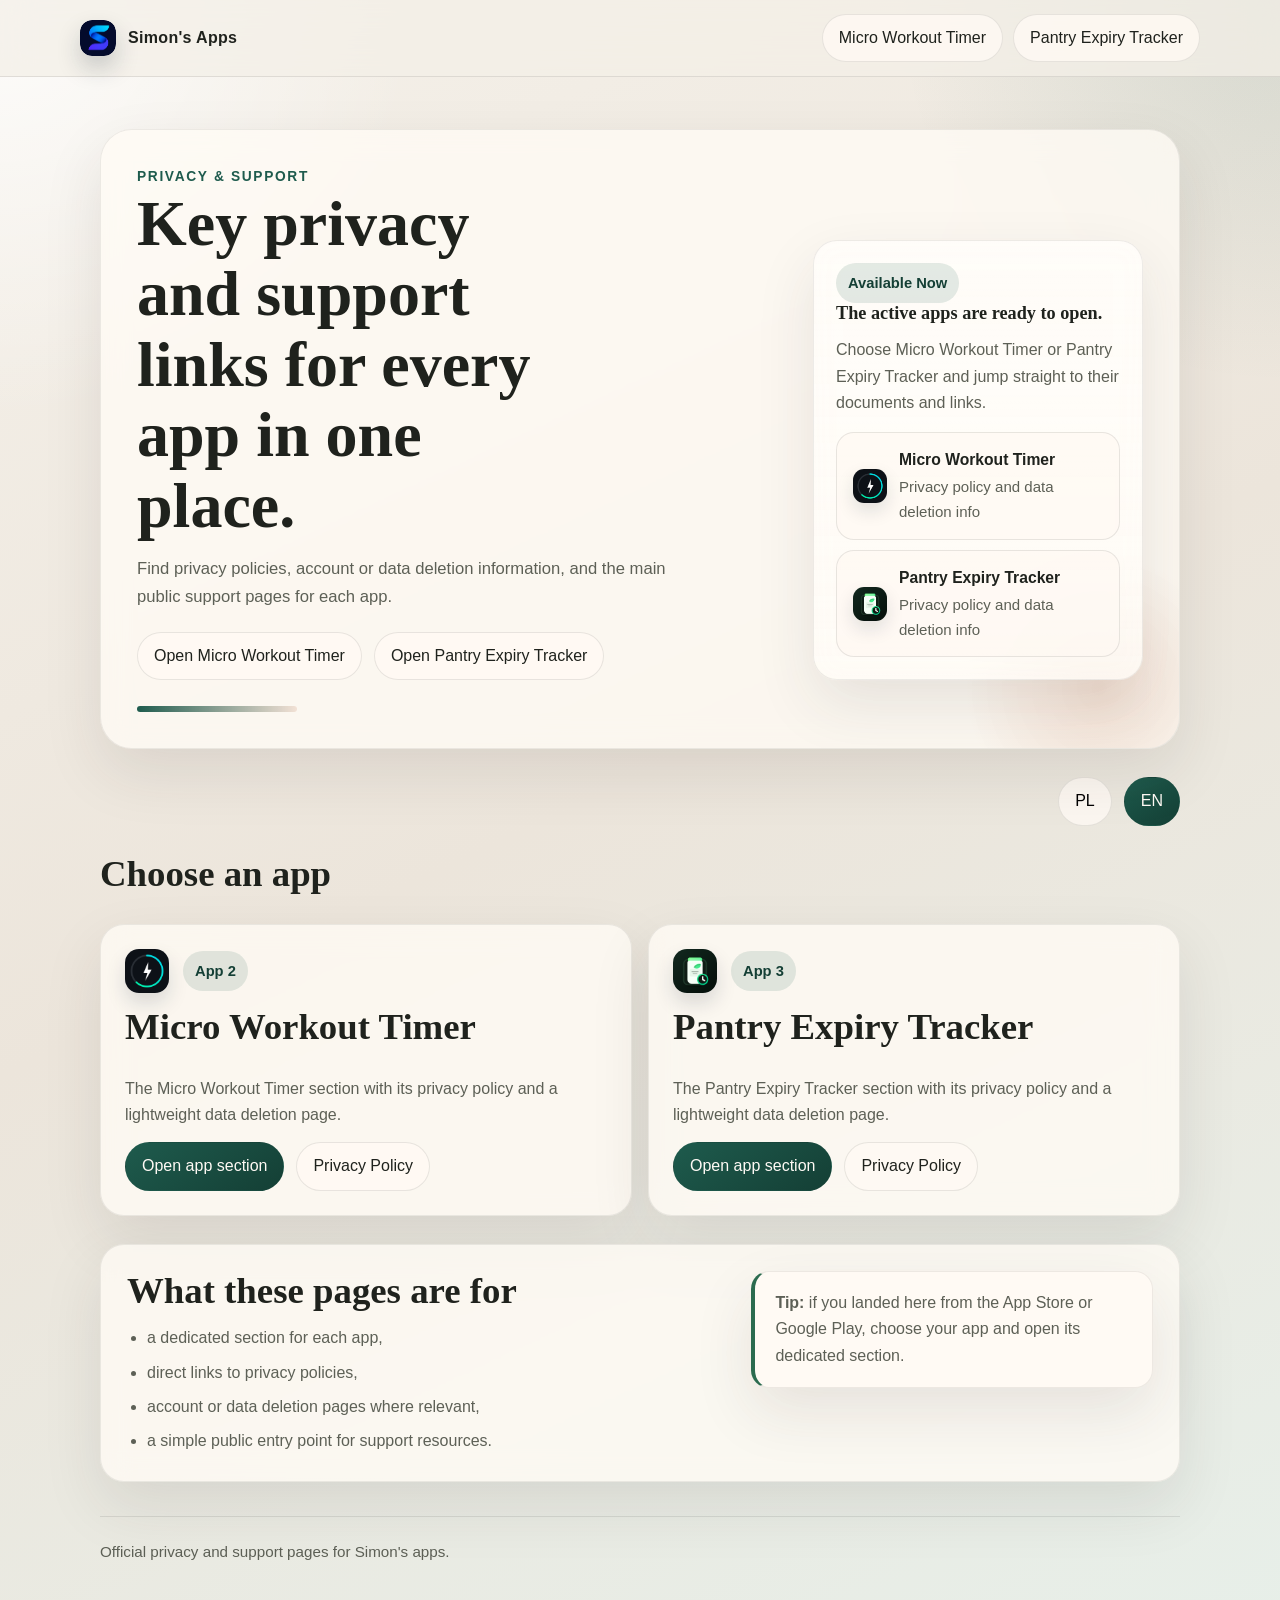
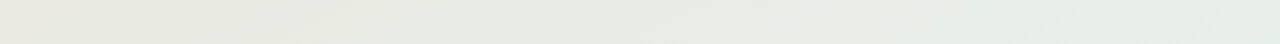
<file: index.html>
<!DOCTYPE html>
<html lang="pl">
<head>
    <meta charset="utf-8">
    <meta name="viewport" content="width=device-width, initial-scale=1">
    <title>Simon's Apps Privacy &amp; Support</title>
    <meta name="description" content="Privacy policies, account resources, and support pages for Simon's apps.">
    <meta name="google-site-verification" content="dWv9pqHkUR-HpjWKxkra9dKBggp0_-WtY6N9-EvNMqU">
    <link rel="icon" type="image/png" href="./assets/branding/simons-apps-logo.png">
    <link rel="stylesheet" href="./styles.css">
</head>
<body>
<header class="site-header">
    <div class="site-header-inner">
        <a class="brand" href="./index.html">
            <span class="brand-mark brand-logo-company">
                <img src="./assets/branding/simons-apps-logo.png" alt="Simon's Apps logo">
            </span>
            <span>Simon's Apps</span>
        </a>
        <nav class="nav-links">
            <a href="./dateup/index.html" data-app-id="dateup">DateUp</a>
            <a href="./micro-workout-timer/index.html" data-app-id="micro-workout-timer">Micro Workout Timer</a>
            <a href="./pantry-expiry-tracker/index.html" data-app-id="pantry-expiry-tracker">Pantry Expiry Tracker</a>
        </nav>
    </div>
</header>

<main class="shell">
    <section class="hero">
        <div class="hero-layout">
            <div class="hero-copy">
                <div class="eyebrow">Privacy &amp; Support</div>
                <div data-lang-section="pl">
                    <h1>Wszystkie najwazniejsze linki dla aplikacji w jednym miejscu.</h1>
                    <p>Tutaj znajdziesz polityki prywatnosci, informacje o usuwaniu konta lub danych oraz podstawowe strony supportowe dla kazdej aplikacji.</p>
                </div>
                <div data-lang-section="en">
                    <h1>Key privacy and support links for every app in one place.</h1>
                    <p>Find privacy policies, account or data deletion information, and the main public support pages for each app.</p>
                </div>
                <div class="hero-actions">
                    <a class="button button-primary" href="./dateup/index.html" data-app-id="dateup">Open DateUp</a>
                    <a class="button" href="./micro-workout-timer/index.html" data-app-id="micro-workout-timer">Open Micro Workout Timer</a>
                    <a class="button" href="./pantry-expiry-tracker/index.html" data-app-id="pantry-expiry-tracker">Open Pantry Expiry Tracker</a>
                </div>
            </div>

            <aside class="hero-side">
                <div class="meta">Available Now</div>
                <div data-lang-section="pl">
                    <h3>Aktywne aplikacje sa gotowe do otwarcia.</h3>
                    <p>Wybierz Micro Workout Timer albo Pantry Expiry Tracker i przejdz od razu do ich sekcji z dokumentami i linkami.</p>
                </div>
                <div data-lang-section="en">
                    <h3>The active apps are ready to open.</h3>
                    <p>Choose Micro Workout Timer or Pantry Expiry Tracker and jump straight to their documents and links.</p>
                </div>
                <div class="link-stack">
                    <a class="link-tile" href="./dateup/index.html" data-app-id="dateup">
                        <div class="link-tile-copy">
                            <strong>DateUp</strong>
                            <span>Privacy policy and account deletion</span>
                        </div>
                    </a>
                    <a class="link-tile" href="./micro-workout-timer/index.html" data-app-id="micro-workout-timer">
                        <img src="./assets/apps/micro-workout-timer.png" alt="Micro Workout Timer icon">
                        <div class="link-tile-copy">
                            <strong>Micro Workout Timer</strong>
                            <span>Privacy policy and data deletion info</span>
                        </div>
                    </a>
                    <a class="link-tile" href="./pantry-expiry-tracker/index.html" data-app-id="pantry-expiry-tracker">
                        <img src="./assets/apps/pantry-expiry-tracker.png" alt="Pantry Expiry Tracker icon">
                        <div class="link-tile-copy">
                            <strong>Pantry Expiry Tracker</strong>
                            <span>Privacy policy and data deletion info</span>
                        </div>
                    </a>
                </div>
            </aside>
        </div>
    </section>

    <section class="section">
        <div class="lang-switch" aria-label="Language switch">
            <button type="button" data-lang-button="pl">PL</button>
            <button type="button" data-lang-button="en">EN</button>
        </div>
    </section>

    <section class="section">
        <div class="section-heading">
            <div data-lang-section="pl">
                <h2>Wybierz aplikacje</h2>
            </div>
            <div data-lang-section="en">
                <h2>Choose an app</h2>
            </div>
        </div>

        <div class="card-grid">
        <article class="doc-card" data-app-id="dateup">
            <div class="app-card-top">
                <div class="meta">App 1</div>
            </div>
            <h2>DateUp</h2>
            <div data-lang-section="pl">
                <p>Sekcja dla aplikacji randkowej DateUp z publiczna polityka prywatnosci i instrukcja usuwania konta.</p>
            </div>
            <div data-lang-section="en">
                <p>The public DateUp section with its privacy policy and account deletion information.</p>
            </div>
            <div class="card-actions">
                <a class="button button-primary" href="./dateup/index.html">Open app section</a>
                <a class="button" href="./dateup/privacy.html">Privacy Policy</a>
            </div>
        </article>

        <article class="doc-card" data-app-id="micro-workout-timer">
            <div class="app-card-top">
                <img class="app-icon" src="./assets/apps/micro-workout-timer.png" alt="Micro Workout Timer icon">
                <div class="meta">App 2</div>
            </div>
            <h2>Micro Workout Timer</h2>
            <div data-lang-section="pl">
                <p>Sekcja dla Micro Workout Timer z polityka prywatnosci i prostymi informacjami o usuwaniu danych.</p>
            </div>
            <div data-lang-section="en">
                <p>The Micro Workout Timer section with its privacy policy and a lightweight data deletion page.</p>
            </div>
            <div class="card-actions">
                <a class="button button-primary" href="./micro-workout-timer/index.html">Open app section</a>
                <a class="button" href="./micro-workout-timer/privacy.html">Privacy Policy</a>
            </div>
        </article>

        <article class="doc-card" data-app-id="pantry-expiry-tracker">
            <div class="app-card-top">
                <img class="app-icon" src="./assets/apps/pantry-expiry-tracker.png" alt="Pantry Expiry Tracker icon">
                <div class="meta">App 3</div>
            </div>
            <h2>Pantry Expiry Tracker</h2>
            <div data-lang-section="pl">
                <p>Sekcja dla Pantry Expiry Tracker z polityka prywatnosci i prostymi informacjami o usuwaniu danych.</p>
            </div>
            <div data-lang-section="en">
                <p>The Pantry Expiry Tracker section with its privacy policy and a lightweight data deletion page.</p>
            </div>
            <div class="card-actions">
                <a class="button button-primary" href="./pantry-expiry-tracker/index.html">Open app section</a>
                <a class="button" href="./pantry-expiry-tracker/privacy.html">Privacy Policy</a>
            </div>
        </article>
        </div>
    </section>

    <section class="section panel">
        <div class="panel-grid">
            <div data-lang-section="pl">
                <h2>Co znajdziesz na tych stronach</h2>
                <ul class="checklist">
                    <li>osobna sekcja dla kazdej aplikacji,</li>
                    <li>bezposrednie linki do polityki prywatnosci,</li>
                    <li>strony z usuwaniem konta lub danych, gdy dotyczy,</li>
                    <li>prosty punkt wejscia do publicznych materialow supportowych.</li>
                </ul>
            </div>
            <div data-lang-section="en">
                <h2>What these pages are for</h2>
                <ul class="checklist">
                    <li>a dedicated section for each app,</li>
                    <li>direct links to privacy policies,</li>
                    <li>account or data deletion pages where relevant,</li>
                    <li>a simple public entry point for support resources.</li>
                </ul>
            </div>

            <div class="callout callout-success">
                <div data-lang-section="pl">
                    <p><strong>Wskazowka:</strong> jesli trafiles tutaj z App Store lub Google Play, wybierz swoja aplikacje i przejdz do odpowiedniej podstrony.</p>
                </div>
                <div data-lang-section="en">
                    <p><strong>Tip:</strong> if you landed here from the App Store or Google Play, choose your app and open its dedicated section.</p>
                </div>
            </div>
        </div>
    </section>

    <footer class="footer">
        <div data-lang-section="pl">
            <p>Oficjalne strony prywatnosci i wsparcia dla aplikacji Simona.</p>
        </div>
        <div data-lang-section="en">
            <p>Official privacy and support pages for Simon's apps.</p>
        </div>
    </footer>
</main>

<script src="./apps-config.js"></script>
<script src="./site.js"></script>
</body>
</html>
</file>
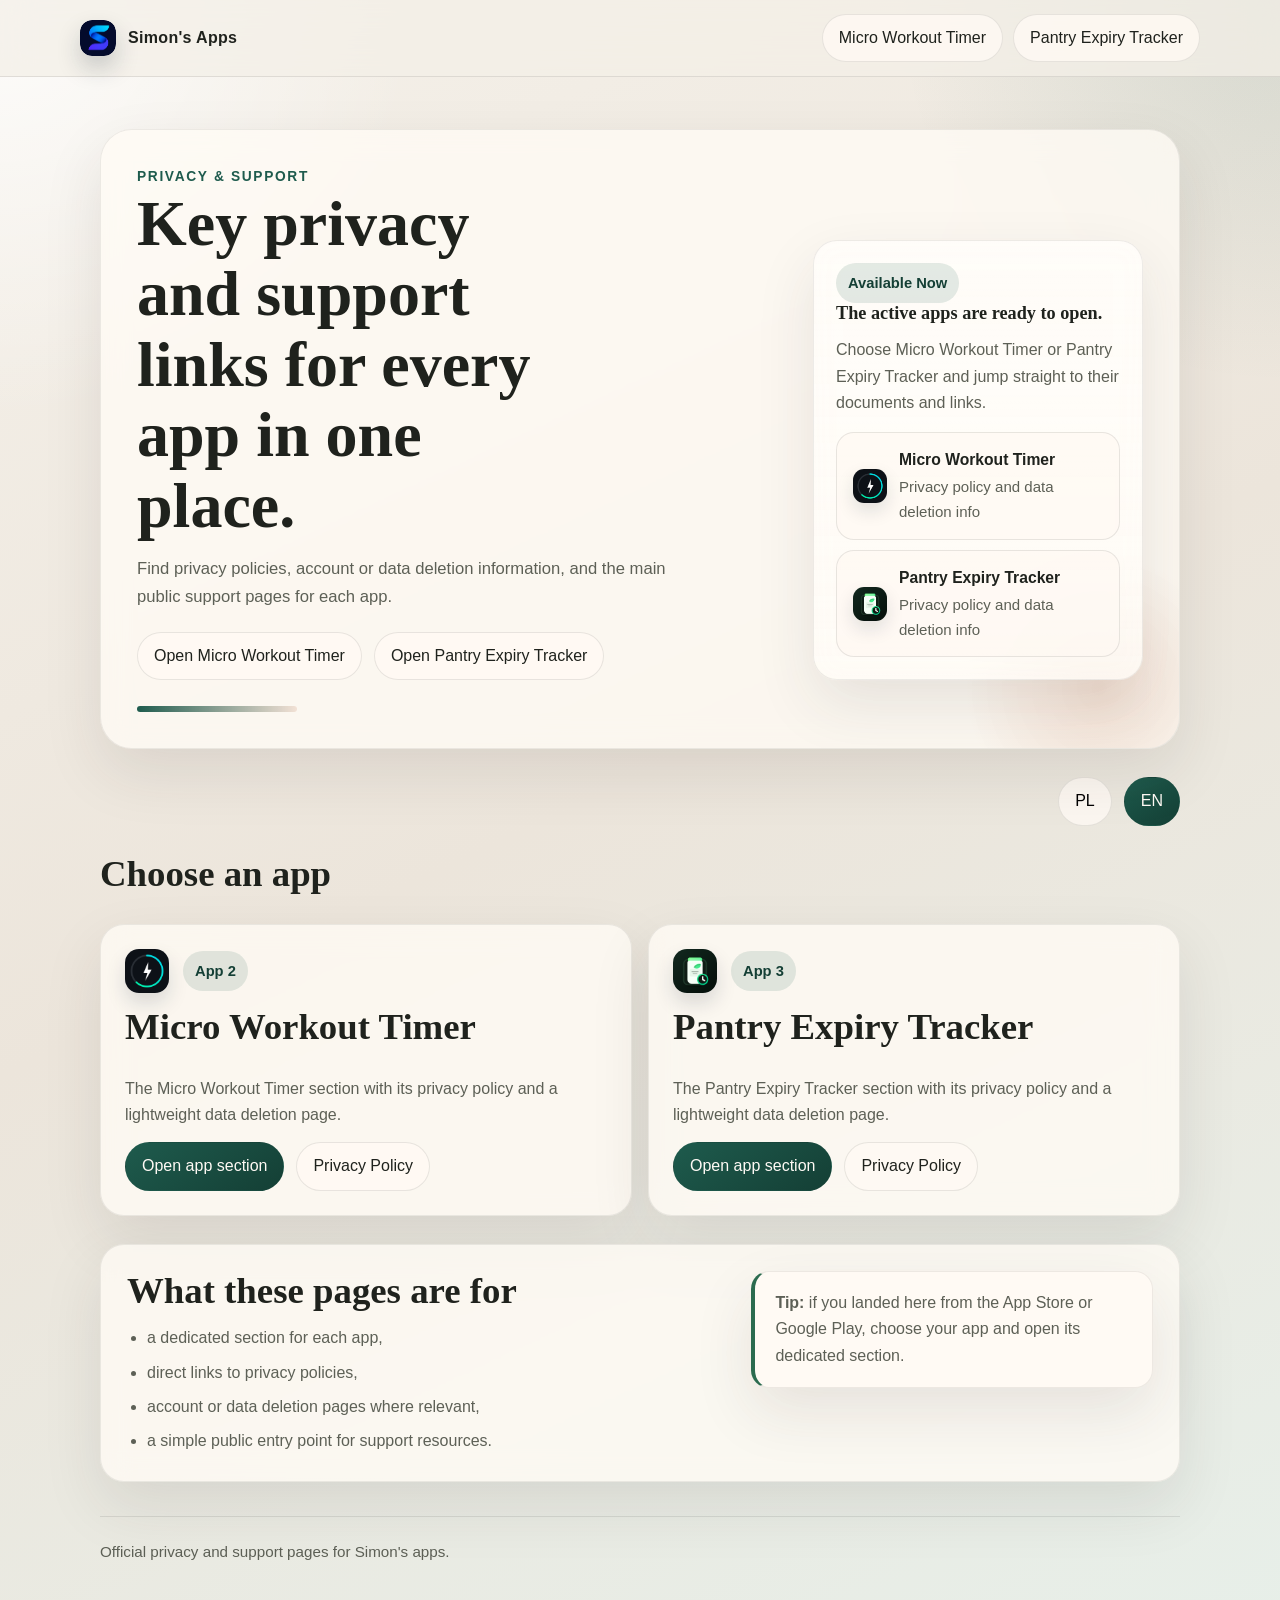
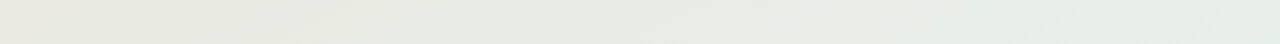
<file: dateup/index.html>
<!DOCTYPE html>
<html lang="pl">
<head>
    <meta charset="utf-8">
    <meta name="viewport" content="width=device-width, initial-scale=1">
    <title>DateUp Privacy &amp; Support</title>
    <meta name="description" content="Privacy policy, account deletion, and public support resources for DateUp.">
    <link rel="stylesheet" href="../styles.css">
</head>
<body data-app-page="dateup">
<header class="site-header">
    <div class="site-header-inner">
        <a class="brand" href="./index.html">
            <span class="brand-mark">D</span>
            <span>DateUp</span>
        </a>
        <nav class="nav-links">
            <a href="../index.html">All Apps</a>
            <a href="./privacy.html">Privacy Policy</a>
            <a href="./delete-account.html">Delete Account</a>
        </nav>
    </div>
</header>

<main class="shell">
    <section class="hero">
        <div class="hero-layout">
            <div class="hero-copy">
                <div class="eyebrow">DateUp</div>
                <div data-lang-section="pl">
                    <h1>Prywatnosc, konto i wsparcie dla DateUp.</h1>
                    <p>W tej sekcji znajdziesz publiczne materialy dotyczace prywatnosci oraz usuwania konta dla aplikacji DateUp.</p>
                </div>
                <div data-lang-section="en">
                    <h1>Privacy, account, and support resources for DateUp.</h1>
                    <p>This section brings together the public privacy and account-related resources for the DateUp app.</p>
                </div>
                <div class="hero-actions">
                    <a class="button button-primary" href="./privacy.html">Open Privacy Policy</a>
                    <a class="button" href="./delete-account.html">Open Delete Account</a>
                </div>
            </div>

            <aside class="hero-side">
                <div class="meta">Quick Access</div>
                <div data-lang-section="pl">
                    <h3>Najwazniejsze strony DateUp w jednym miejscu.</h3>
                    <p>Skorzystaj z ponizszych linkow, gdy potrzebujesz polityki prywatnosci lub strony usuwania konta.</p>
                </div>
                <div data-lang-section="en">
                    <h3>The main DateUp public pages in one place.</h3>
                    <p>Use the links below whenever you need the privacy policy or account deletion page.</p>
                </div>
                <div class="link-stack">
                    <a class="link-tile" href="./privacy.html">
                        <strong>Privacy Policy</strong>
                        <span>Official DateUp privacy page</span>
                    </a>
                    <a class="link-tile" href="./delete-account.html">
                        <strong>Delete Account</strong>
                        <span>How to request account deletion</span>
                    </a>
                </div>
            </aside>
        </div>
    </section>

    <section class="section">
        <div class="lang-switch" aria-label="Language switch">
            <button type="button" data-lang-button="pl">PL</button>
            <button type="button" data-lang-button="en">EN</button>
        </div>
    </section>

    <section class="section">
        <div class="section-heading">
            <div data-lang-section="pl">
                <h2>Szybkie przejscia</h2>
            </div>
            <div data-lang-section="en">
                <h2>Quick links</h2>
            </div>
        </div>

        <div class="card-grid">
        <article class="doc-card">
            <div class="meta">1. Privacy</div>
            <h2>Privacy Policy</h2>
            <div data-lang-section="pl">
                <p>Pelna publiczna polityka prywatnosci dla DateUp, przygotowana w wersji polskiej i angielskiej.</p>
            </div>
            <div data-lang-section="en">
                <p>The full public DateUp privacy policy in both Polish and English.</p>
            </div>
            <a class="button button-primary" href="./privacy.html">Open page</a>
        </article>

        <article class="doc-card">
            <div class="meta">2. Deletion</div>
            <h2>Delete Account</h2>
            <div data-lang-section="pl">
                <p>Osobna strona opisujaca, jak poprosic o usuniecie konta oraz powiazanych danych.</p>
            </div>
            <div data-lang-section="en">
                <p>A dedicated page describing how to request account and related data deletion.</p>
            </div>
            <a class="button button-primary" href="./delete-account.html">Open page</a>
        </article>
        </div>
    </section>

    <section class="section panel">
        <div class="panel-grid">
            <div data-lang-section="pl">
                <h2>Co zawiera ta sekcja</h2>
                <ul class="checklist">
                    <li>polityke prywatnosci w wersji PL i EN,</li>
                    <li>publiczna instrukcje usuwania konta,</li>
                    <li>stale adresy do podawania w supportcie i listingach sklepow.</li>
                </ul>
            </div>
            <div data-lang-section="en">
                <h2>What this section includes</h2>
                <ul class="checklist">
                    <li>a bilingual privacy policy,</li>
                    <li>a public account deletion page,</li>
                    <li>stable URLs you can use in support channels and store listings.</li>
                </ul>
            </div>

            <div class="callout callout-success">
                <div data-lang-section="pl">
                    <p><strong>Najczesciej uzywane linki:</strong> <code>/dateup/privacy.html</code> oraz <code>/dateup/delete-account.html</code>.</p>
                </div>
                <div data-lang-section="en">
                    <p><strong>Most used links:</strong> <code>/dateup/privacy.html</code> and <code>/dateup/delete-account.html</code>.</p>
                </div>
            </div>
        </div>
    </section>

    <footer class="footer">
        <div data-lang-section="pl">
            <p>Oficjalne strony prywatnosci i wsparcia dla DateUp.</p>
        </div>
        <div data-lang-section="en">
            <p>Official privacy and support pages for DateUp.</p>
        </div>
    </footer>
</main>

<script src="../apps-config.js"></script>
<script src="../site.js"></script>
</body>
</html>
</file>
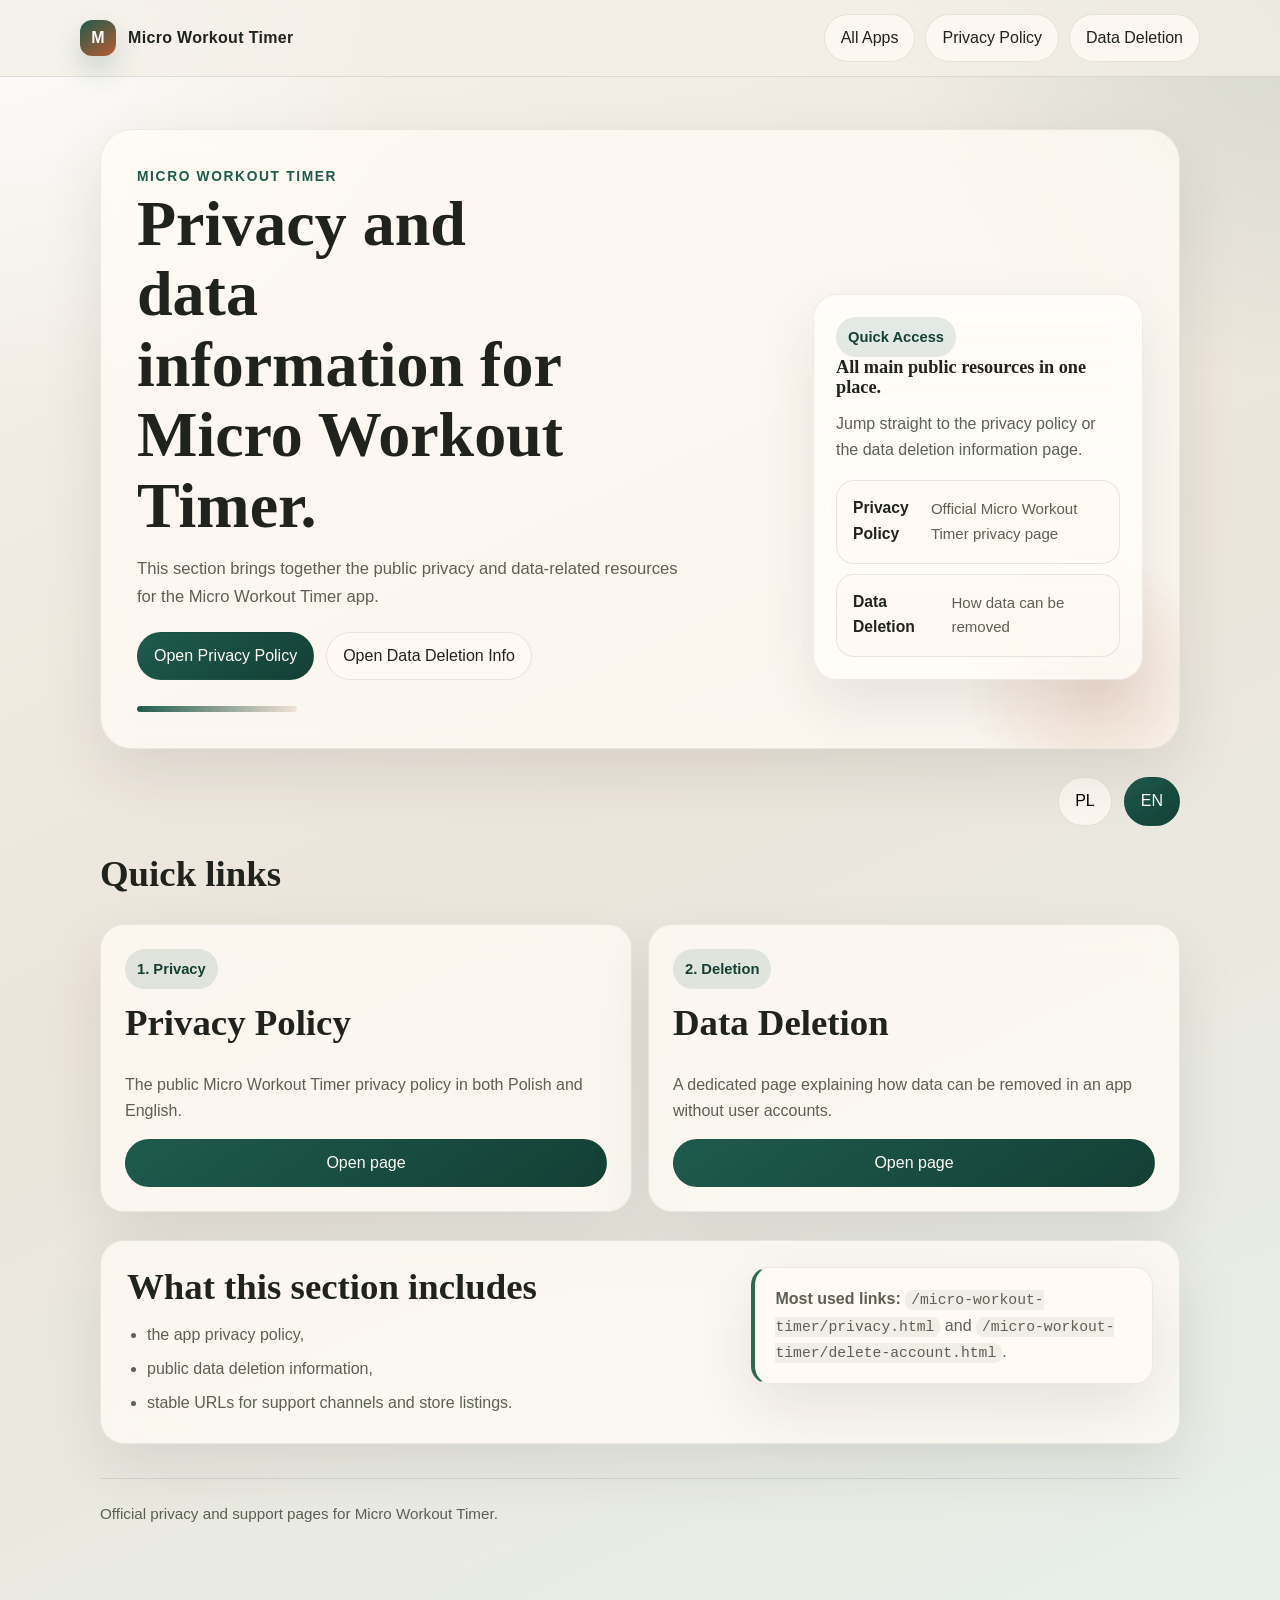
<file: micro-workout-timer/index.html>
<!DOCTYPE html>
<html lang="pl">
<head>
    <meta charset="utf-8">
    <meta name="viewport" content="width=device-width, initial-scale=1">
    <title>Micro Workout Timer Privacy &amp; Support</title>
    <meta name="description" content="Privacy policy, data deletion, and public support resources for Micro Workout Timer.">
    <link rel="stylesheet" href="../styles.css">
</head>
<body>
<header class="site-header">
    <div class="site-header-inner">
        <a class="brand" href="./index.html">
            <span class="brand-mark">M</span>
            <span>Micro Workout Timer</span>
        </a>
        <nav class="nav-links">
            <a href="../index.html">All Apps</a>
            <a href="./privacy.html">Privacy Policy</a>
            <a href="./delete-account.html">Data Deletion</a>
        </nav>
    </div>
</header>

<main class="shell">
    <section class="hero">
        <div class="hero-layout">
            <div class="hero-copy">
                <div class="eyebrow">Micro Workout Timer</div>
                <div data-lang-section="pl">
                    <h1>Prywatnosc i informacje o danych dla Micro Workout Timer.</h1>
                    <p>W tej sekcji znajdziesz publiczne materialy dotyczace prywatnosci oraz sposobu usuwania danych dla aplikacji Micro Workout Timer.</p>
                </div>
                <div data-lang-section="en">
                    <h1>Privacy and data information for Micro Workout Timer.</h1>
                    <p>This section brings together the public privacy and data-related resources for the Micro Workout Timer app.</p>
                </div>
                <div class="hero-actions">
                    <a class="button button-primary" href="./privacy.html">Open Privacy Policy</a>
                    <a class="button" href="./delete-account.html">Open Data Deletion Info</a>
                </div>
            </div>

            <aside class="hero-side">
                <div class="meta">Quick Access</div>
                <div data-lang-section="pl">
                    <h3>Wszystkie publiczne materialy aplikacji w jednym miejscu.</h3>
                    <p>Przejdz bezposrednio do polityki prywatnosci albo strony z informacjami o usuwaniu danych.</p>
                </div>
                <div data-lang-section="en">
                    <h3>All main public resources in one place.</h3>
                    <p>Jump straight to the privacy policy or the data deletion information page.</p>
                </div>
                <div class="link-stack">
                    <a class="link-tile" href="./privacy.html">
                        <strong>Privacy Policy</strong>
                        <span>Official Micro Workout Timer privacy page</span>
                    </a>
                    <a class="link-tile" href="./delete-account.html">
                        <strong>Data Deletion</strong>
                        <span>How data can be removed</span>
                    </a>
                </div>
            </aside>
        </div>
    </section>

    <section class="section">
        <div class="lang-switch" aria-label="Language switch">
            <button type="button" data-lang-button="pl">PL</button>
            <button type="button" data-lang-button="en">EN</button>
        </div>
    </section>

    <section class="section">
        <div class="section-heading">
            <div data-lang-section="pl">
                <h2>Szybkie przejscia</h2>
            </div>
            <div data-lang-section="en">
                <h2>Quick links</h2>
            </div>
        </div>

        <div class="card-grid">
        <article class="doc-card">
            <div class="meta">1. Privacy</div>
            <h2>Privacy Policy</h2>
            <div data-lang-section="pl">
                <p>Publiczna polityka prywatnosci dla Micro Workout Timer w wersji polskiej i angielskiej.</p>
            </div>
            <div data-lang-section="en">
                <p>The public Micro Workout Timer privacy policy in both Polish and English.</p>
            </div>
            <a class="button button-primary" href="./privacy.html">Open page</a>
        </article>

        <article class="doc-card">
            <div class="meta">2. Deletion</div>
            <h2>Data Deletion</h2>
            <div data-lang-section="pl">
                <p>Osobna strona wyjasniajaca, jak usuwac dane w aplikacji, ktora nie wymaga konta uzytkownika.</p>
            </div>
            <div data-lang-section="en">
                <p>A dedicated page explaining how data can be removed in an app without user accounts.</p>
            </div>
            <a class="button button-primary" href="./delete-account.html">Open page</a>
        </article>
        </div>
    </section>

    <section class="section panel">
        <div class="panel-grid">
            <div data-lang-section="pl">
                <h2>Co zawiera ta sekcja</h2>
                <ul class="checklist">
                    <li>polityke prywatnosci dla aplikacji,</li>
                    <li>publiczne informacje o usuwaniu danych,</li>
                    <li>stale linki do podawania w supportcie i listingach sklepow.</li>
                </ul>
            </div>
            <div data-lang-section="en">
                <h2>What this section includes</h2>
                <ul class="checklist">
                    <li>the app privacy policy,</li>
                    <li>public data deletion information,</li>
                    <li>stable URLs for support channels and store listings.</li>
                </ul>
            </div>

            <div class="callout callout-success">
                <div data-lang-section="pl">
                    <p><strong>Najczesciej uzywane linki:</strong> <code>/micro-workout-timer/privacy.html</code> oraz <code>/micro-workout-timer/delete-account.html</code>.</p>
                </div>
                <div data-lang-section="en">
                    <p><strong>Most used links:</strong> <code>/micro-workout-timer/privacy.html</code> and <code>/micro-workout-timer/delete-account.html</code>.</p>
                </div>
            </div>
        </div>
    </section>

    <footer class="footer">
        <div data-lang-section="pl">
            <p>Oficjalne strony prywatnosci i wsparcia dla Micro Workout Timer.</p>
        </div>
        <div data-lang-section="en">
            <p>Official privacy and support pages for Micro Workout Timer.</p>
        </div>
    </footer>
</main>

<script src="../site.js"></script>
</body>
</html>
</file>
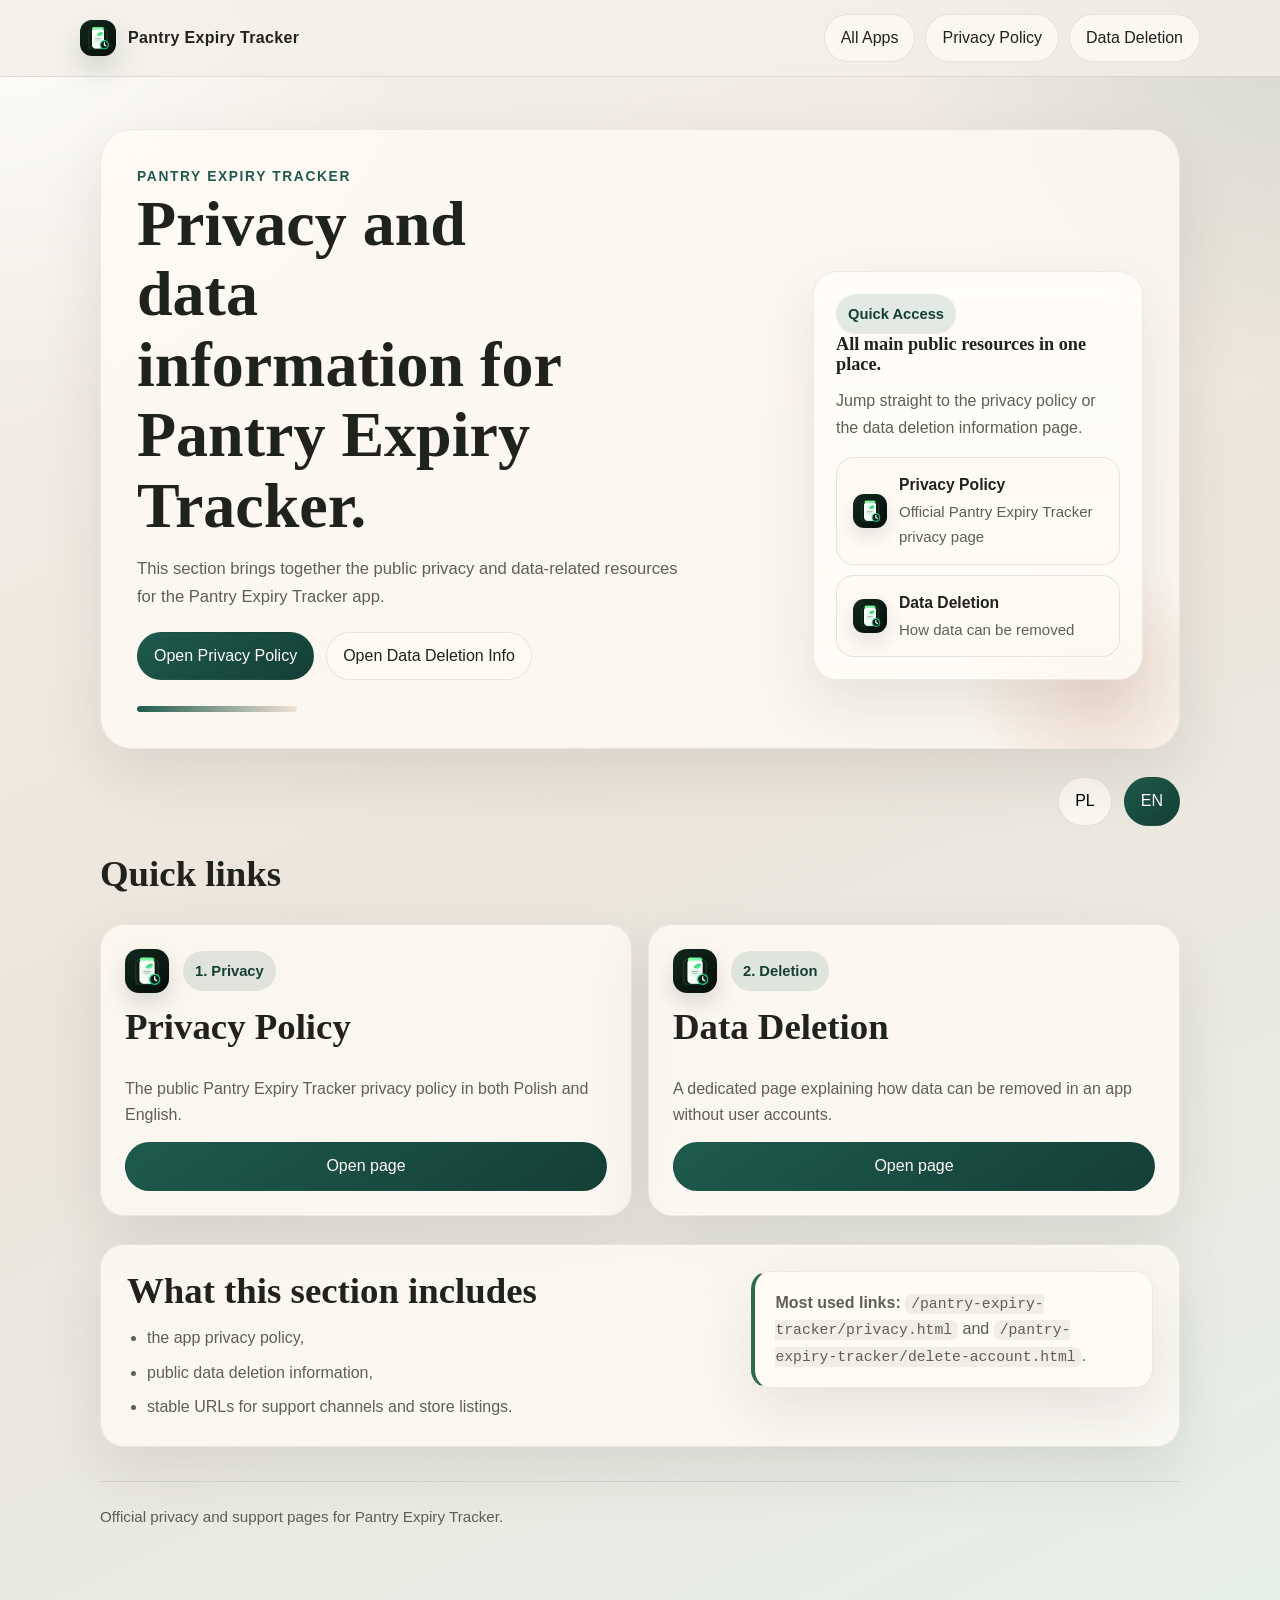
<file: pantry-expiry-tracker/index.html>
<!DOCTYPE html>
<html lang="pl">
<head>
    <meta charset="utf-8">
    <meta name="viewport" content="width=device-width, initial-scale=1">
    <title>Pantry Expiry Tracker Privacy &amp; Support</title>
    <meta name="description" content="Privacy policy, data deletion, and public support resources for Pantry Expiry Tracker.">
    <link rel="icon" type="image/png" href="../assets/apps/pantry-expiry-tracker.png">
    <link rel="stylesheet" href="../styles.css">
</head>
<body data-app-page="pantry-expiry-tracker">
<header class="site-header">
    <div class="site-header-inner">
        <a class="brand" href="./index.html">
            <span class="brand-mark">
                <img src="../assets/apps/pantry-expiry-tracker.png" alt="Pantry Expiry Tracker icon">
            </span>
            <span>Pantry Expiry Tracker</span>
        </a>
        <nav class="nav-links">
            <a href="../index.html">All Apps</a>
            <a href="./privacy.html">Privacy Policy</a>
            <a href="./delete-account.html">Data Deletion</a>
        </nav>
    </div>
</header>

<main class="shell">
    <section class="hero">
        <div class="hero-layout">
            <div class="hero-copy">
                <div class="eyebrow">Pantry Expiry Tracker</div>
                <div data-lang-section="pl">
                    <h1>Prywatnosc i informacje o danych dla Pantry Expiry Tracker.</h1>
                    <p>W tej sekcji znajdziesz publiczne materialy dotyczace prywatnosci oraz sposobu usuwania danych dla aplikacji Pantry Expiry Tracker.</p>
                </div>
                <div data-lang-section="en">
                    <h1>Privacy and data information for Pantry Expiry Tracker.</h1>
                    <p>This section brings together the public privacy and data-related resources for the Pantry Expiry Tracker app.</p>
                </div>
                <div class="hero-actions">
                    <a class="button button-primary" href="./privacy.html">Open Privacy Policy</a>
                    <a class="button" href="./delete-account.html">Open Data Deletion Info</a>
                </div>
            </div>

            <aside class="hero-side">
                <div class="meta">Quick Access</div>
                <div data-lang-section="pl">
                    <h3>Wszystkie publiczne materialy aplikacji w jednym miejscu.</h3>
                    <p>Przejdz bezposrednio do polityki prywatnosci albo strony z informacjami o usuwaniu danych.</p>
                </div>
                <div data-lang-section="en">
                    <h3>All main public resources in one place.</h3>
                    <p>Jump straight to the privacy policy or the data deletion information page.</p>
                </div>
                <div class="link-stack">
                    <a class="link-tile" href="./privacy.html">
                        <img src="../assets/apps/pantry-expiry-tracker.png" alt="Pantry Expiry Tracker icon">
                        <div class="link-tile-copy">
                            <strong>Privacy Policy</strong>
                            <span>Official Pantry Expiry Tracker privacy page</span>
                        </div>
                    </a>
                    <a class="link-tile" href="./delete-account.html">
                        <img src="../assets/apps/pantry-expiry-tracker.png" alt="Pantry Expiry Tracker icon">
                        <div class="link-tile-copy">
                            <strong>Data Deletion</strong>
                            <span>How data can be removed</span>
                        </div>
                    </a>
                </div>
            </aside>
        </div>
    </section>

    <section class="section">
        <div class="lang-switch" aria-label="Language switch">
            <button type="button" data-lang-button="pl">PL</button>
            <button type="button" data-lang-button="en">EN</button>
        </div>
    </section>

    <section class="section">
        <div class="section-heading">
            <div data-lang-section="pl">
                <h2>Szybkie przejscia</h2>
            </div>
            <div data-lang-section="en">
                <h2>Quick links</h2>
            </div>
        </div>

        <div class="card-grid">
        <article class="doc-card">
            <div class="app-card-top">
                <img class="app-icon" src="../assets/apps/pantry-expiry-tracker.png" alt="Pantry Expiry Tracker icon">
                <div class="meta">1. Privacy</div>
            </div>
            <h2>Privacy Policy</h2>
            <div data-lang-section="pl">
                <p>Publiczna polityka prywatnosci dla Pantry Expiry Tracker w wersji polskiej i angielskiej.</p>
            </div>
            <div data-lang-section="en">
                <p>The public Pantry Expiry Tracker privacy policy in both Polish and English.</p>
            </div>
            <a class="button button-primary" href="./privacy.html">Open page</a>
        </article>

        <article class="doc-card">
            <div class="app-card-top">
                <img class="app-icon" src="../assets/apps/pantry-expiry-tracker.png" alt="Pantry Expiry Tracker icon">
                <div class="meta">2. Deletion</div>
            </div>
            <h2>Data Deletion</h2>
            <div data-lang-section="pl">
                <p>Osobna strona wyjasniajaca, jak usuwac dane w aplikacji, ktora nie wymaga konta uzytkownika.</p>
            </div>
            <div data-lang-section="en">
                <p>A dedicated page explaining how data can be removed in an app without user accounts.</p>
            </div>
            <a class="button button-primary" href="./delete-account.html">Open page</a>
        </article>
        </div>
    </section>

    <section class="section panel">
        <div class="panel-grid">
            <div data-lang-section="pl">
                <h2>Co zawiera ta sekcja</h2>
                <ul class="checklist">
                    <li>polityke prywatnosci dla aplikacji,</li>
                    <li>publiczne informacje o usuwaniu danych,</li>
                    <li>stale linki do podawania w supportcie i listingach sklepow.</li>
                </ul>
            </div>
            <div data-lang-section="en">
                <h2>What this section includes</h2>
                <ul class="checklist">
                    <li>the app privacy policy,</li>
                    <li>public data deletion information,</li>
                    <li>stable URLs for support channels and store listings.</li>
                </ul>
            </div>

            <div class="callout callout-success">
                <div data-lang-section="pl">
                    <p><strong>Najczesciej uzywane linki:</strong> <code>/pantry-expiry-tracker/privacy.html</code> oraz <code>/pantry-expiry-tracker/delete-account.html</code>.</p>
                </div>
                <div data-lang-section="en">
                    <p><strong>Most used links:</strong> <code>/pantry-expiry-tracker/privacy.html</code> and <code>/pantry-expiry-tracker/delete-account.html</code>.</p>
                </div>
            </div>
        </div>
    </section>

    <footer class="footer">
        <div data-lang-section="pl">
            <p>Oficjalne strony prywatnosci i wsparcia dla Pantry Expiry Tracker.</p>
        </div>
        <div data-lang-section="en">
            <p>Official privacy and support pages for Pantry Expiry Tracker.</p>
        </div>
    </footer>
</main>

<script src="../apps-config.js"></script>
<script src="../site.js"></script>
</body>
</html>
</file>
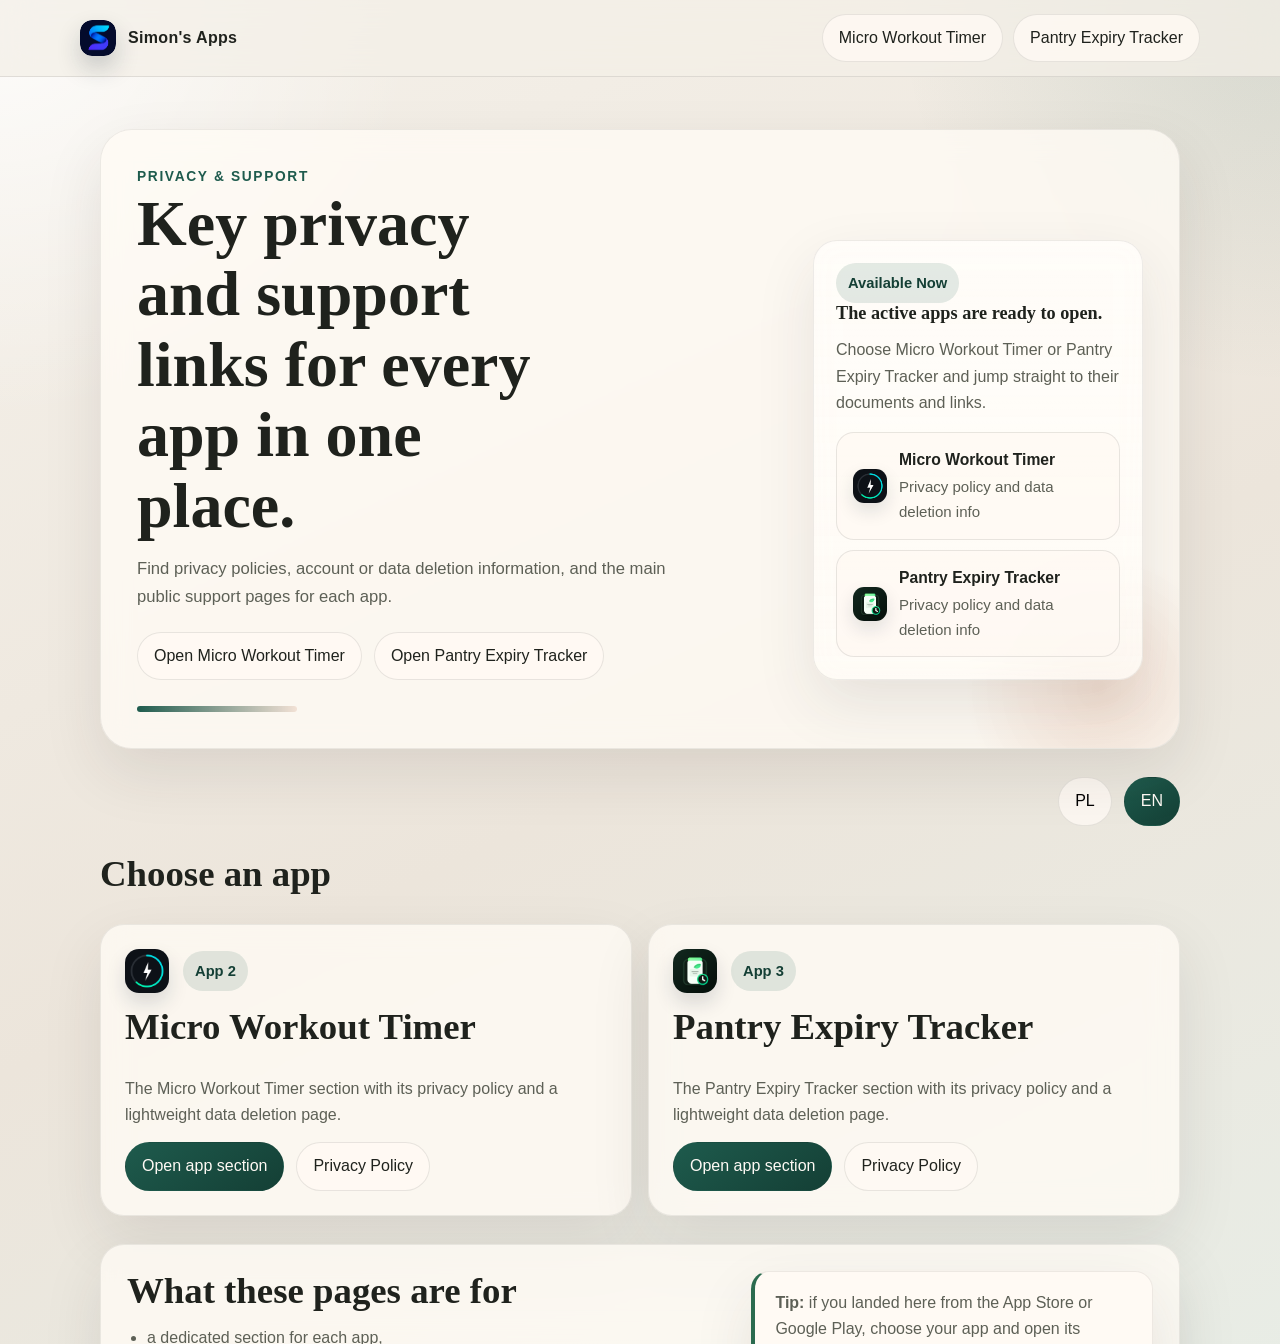
<file: delete-account.html>
<!DOCTYPE html>
<html lang="en">
<head>
    <meta charset="utf-8">
    <meta http-equiv="refresh" content="0; url=./dateup/delete-account.html">
    <meta name="viewport" content="width=device-width, initial-scale=1">
    <title>Redirecting to DateUp Account Deletion</title>
    <link rel="canonical" href="./dateup/delete-account.html">
</head>
<body>
<p>Redirecting to <a href="./dateup/delete-account.html">DateUp account deletion page</a>.</p>
</body>
</html>
</file>
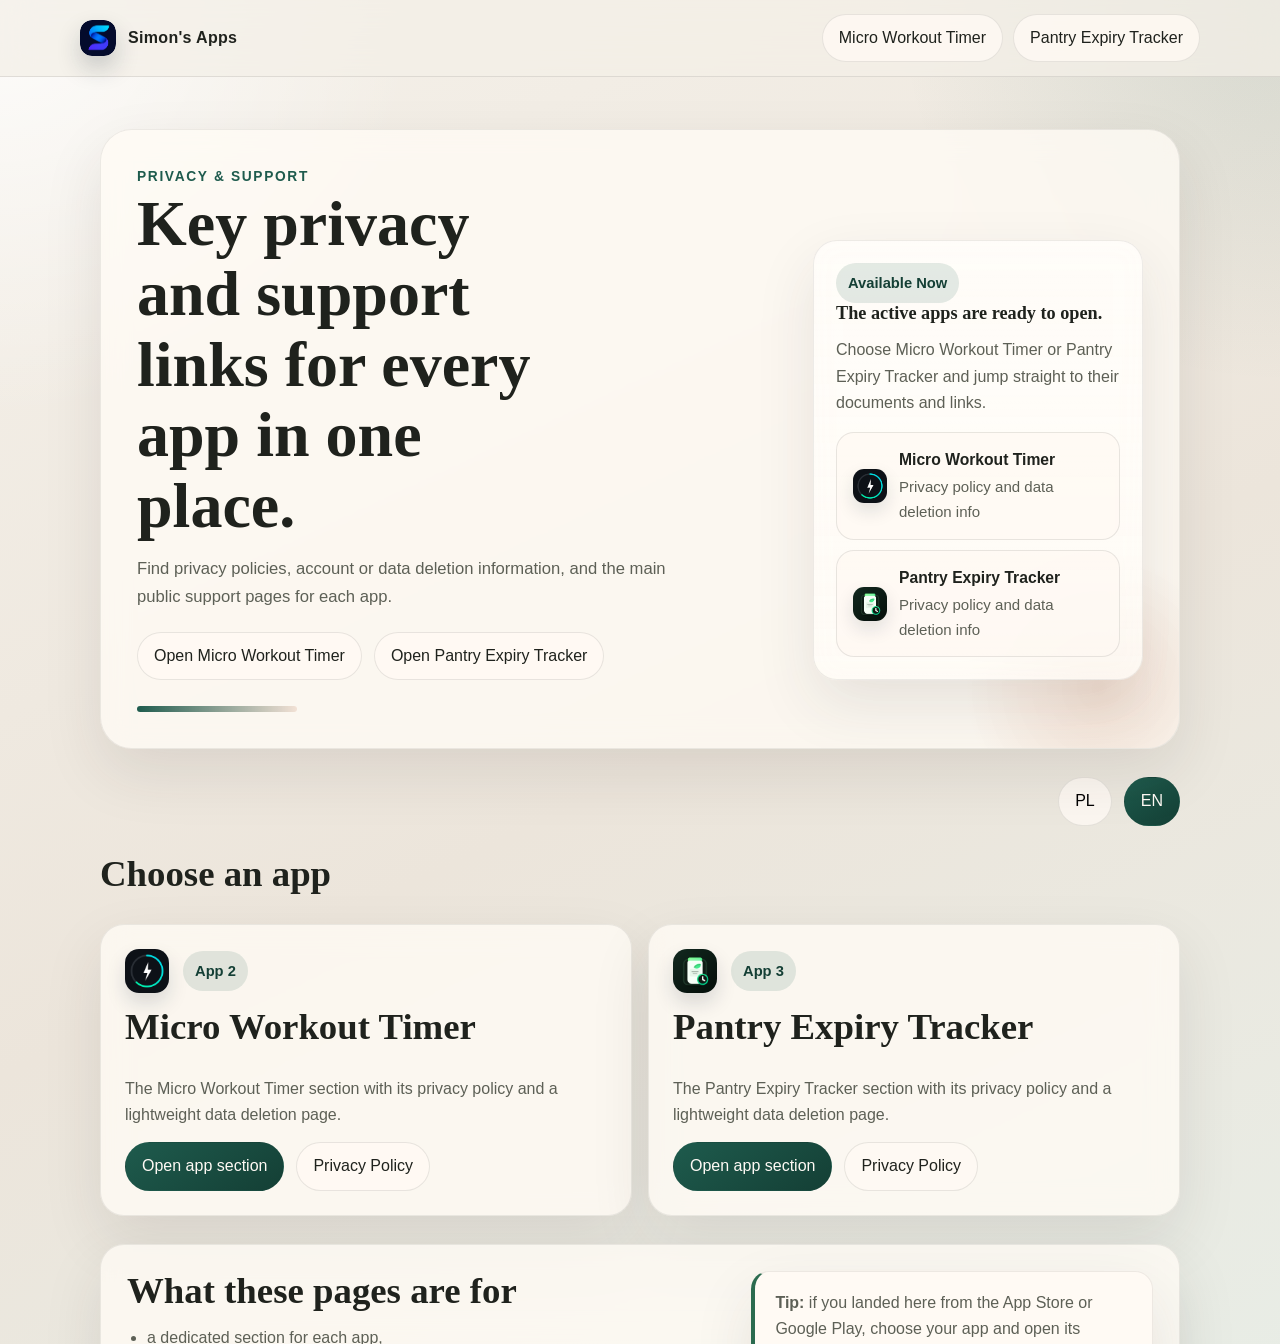
<file: privacy.html>
<!DOCTYPE html>
<html lang="en">
<head>
    <meta charset="utf-8">
    <meta http-equiv="refresh" content="0; url=./dateup/privacy.html">
    <meta name="viewport" content="width=device-width, initial-scale=1">
    <title>Redirecting to DateUp Privacy Policy</title>
    <link rel="canonical" href="./dateup/privacy.html">
</head>
<body>
<p>Redirecting to <a href="./dateup/privacy.html">DateUp Privacy Policy</a>.</p>
</body>
</html>
</file>
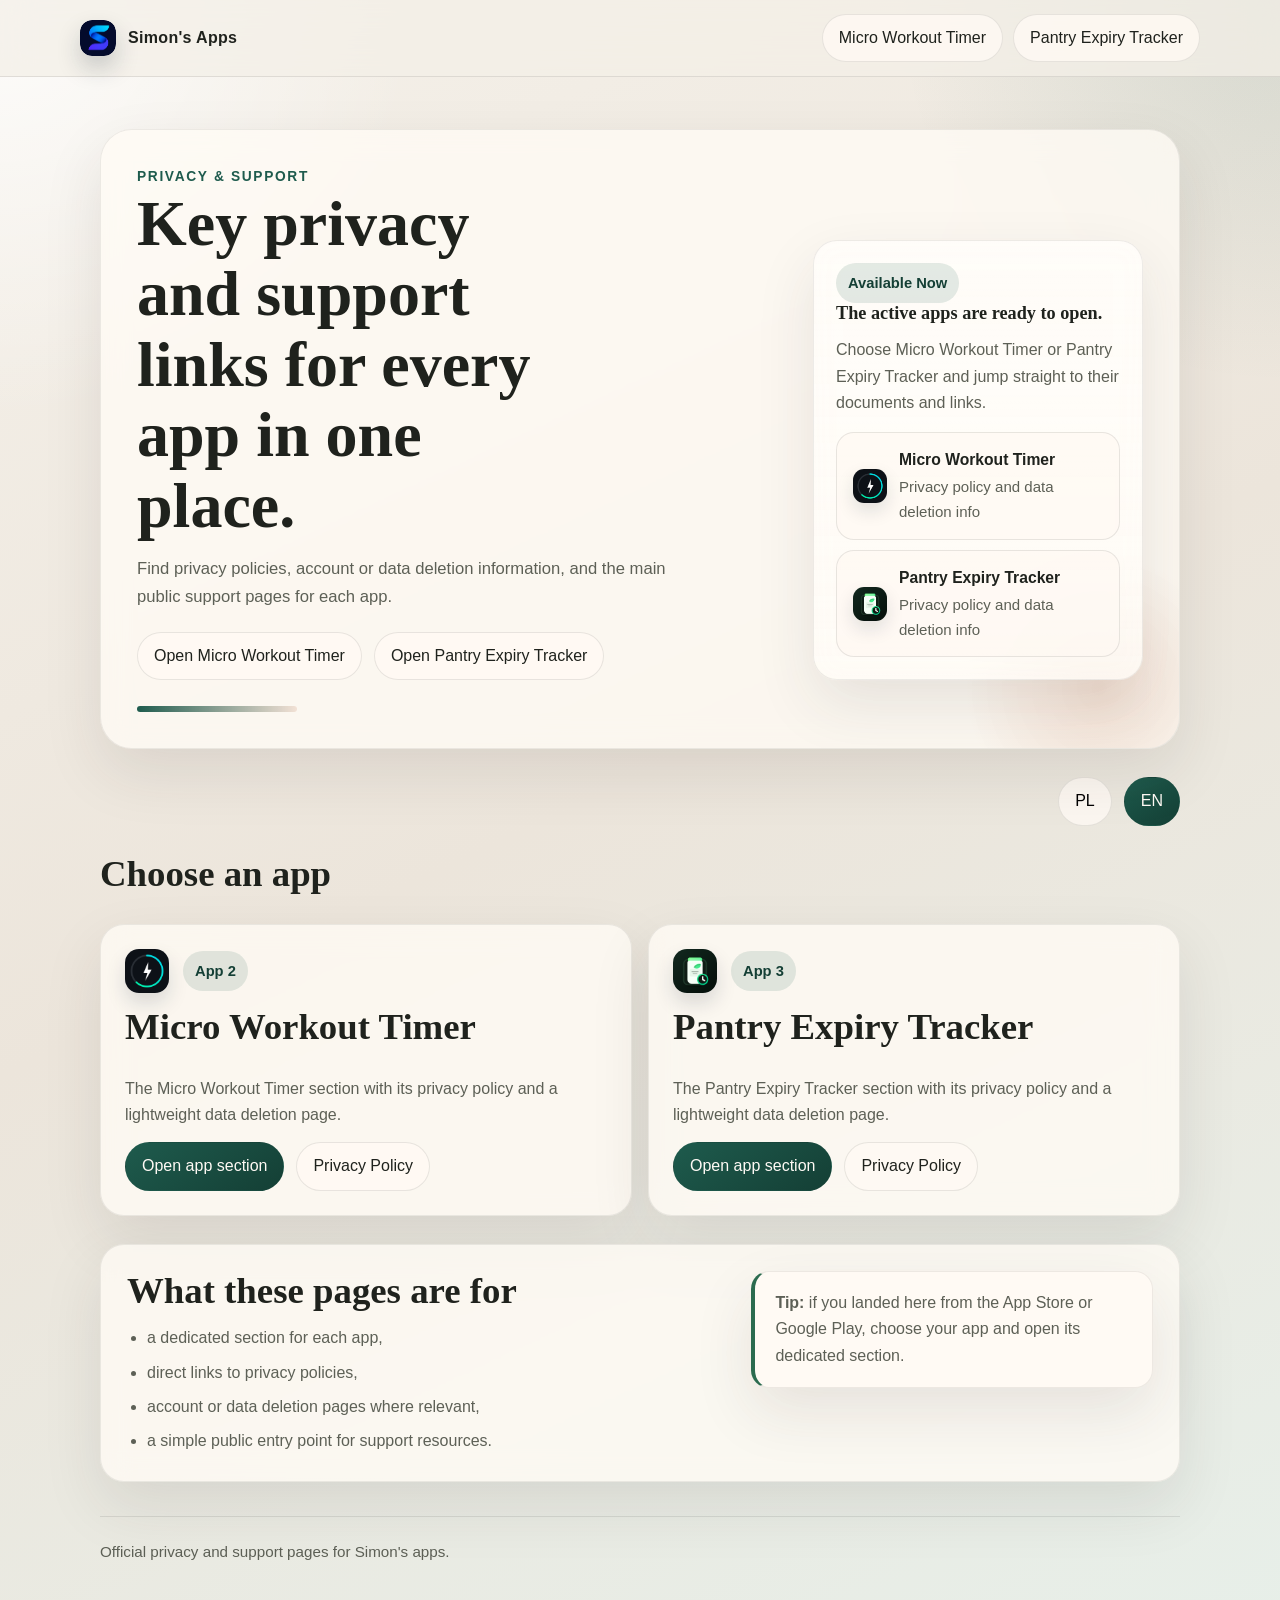
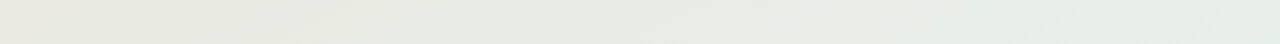
<file: dateup/delete-account.html>
<!DOCTYPE html>
<html lang="pl">
<head>
    <meta charset="utf-8">
    <meta name="viewport" content="width=device-width, initial-scale=1">
    <title>DateUp Account Deletion</title>
    <meta name="description" content="How to request account deletion for the DateUp app.">
    <link rel="stylesheet" href="../styles.css">
</head>
<body data-app-page="dateup">
<header class="site-header">
    <div class="site-header-inner">
        <a class="brand" href="./index.html">
            <span class="brand-mark">D</span>
            <span>DateUp</span>
        </a>
        <nav class="nav-links">
            <a href="../index.html">All Apps</a>
            <a href="./index.html">DateUp Home</a>
            <a href="./privacy.html">Privacy Policy</a>
        </nav>
    </div>
</header>

<main class="shell">
    <section class="hero">
        <div class="eyebrow">Delete Account</div>
        <div data-lang-section="pl">
            <h1>Usuniecie konta DateUp</h1>
            <p>Na tej stronie znajdziesz informacje o tym, jak poprosic o usuniecie konta DateUp oraz powiazanych danych.</p>
        </div>
        <div data-lang-section="en">
            <h1>DateUp Account Deletion</h1>
            <p>This page explains how to request deletion of your DateUp account and related data.</p>
        </div>
    </section>

    <section class="section">
        <div class="lang-switch" aria-label="Language switch">
            <button type="button" data-lang-button="pl">PL</button>
            <button type="button" data-lang-button="en">EN</button>
        </div>
    </section>

    <section class="section panel" data-lang-section="pl">
        <div class="callout callout-warning">
            <p><strong>Przed publikacja:</strong> podmien adres e-mail albo link do formularza oraz doprecyzuj terminy usuniecia danych.</p>
        </div>

        <section class="doc-section">
            <h2>Jak zglosic usuniecie konta</h2>
            <p>Aby poprosic o usuniecie konta DateUp i powiazanych danych, skontaktuj sie z nami pod adresem:</p>
            <p><code>[UZUPELNIJ: adres e-mail do usuwania konta]</code></p>
            <p>Alternatywnie mozesz podac tutaj link do publicznego formularza, np. Tally lub Typeform:</p>
            <p><code>[UZUPELNIJ: link do formularza usuwania konta]</code></p>
        </section>

        <section class="doc-section">
            <h2>Jakie informacje podac</h2>
            <ul class="checklist">
                <li>adres e-mail powiazany z kontem,</li>
                <li>krotka informacja, ze chcesz usunac konto,</li>
                <li>ewentualnie dodatkowe dane identyfikacyjne, jezeli beda potrzebne do bezpiecznej weryfikacji zgloszenia.</li>
            </ul>
        </section>

        <section class="doc-section">
            <h2>Co usuwamy</h2>
            <p>Po pozytywnej weryfikacji zgloszenia usuwamy lub anonimizujemy dane konta i dane profilowe w zakresie wymaganym przez prawo i technicznie mozliwym do wykonania.</p>
            <p><code>[UZUPELNIJ: doprecyzuj, czy usuwasz wiadomosci, zdjecia, profil, tokeny push i dane aktywnosci]</code></p>
        </section>

        <section class="doc-section">
            <h2>Co moze zostac zachowane</h2>
            <p>Niektore dane moga zostac zachowane przez ograniczony czas, jezeli jest to konieczne do:</p>
            <ul class="inline-list">
                <li>wypelnienia obowiazkow prawnych,</li>
                <li>obrony przed roszczeniami,</li>
                <li>zapewnienia bezpieczenstwa i rozpatrywania naduzyc.</li>
            </ul>
        </section>

        <section class="doc-section">
            <h2>Termin realizacji</h2>
            <p><code>[UZUPELNIJ: np. 30 dni od poprawnego zgloszenia]</code></p>
        </section>
    </section>

    <section class="section panel" data-lang-section="en">
        <div class="callout callout-warning">
            <p><strong>Before publishing:</strong> replace the email address or form link and define the final data deletion timeline.</p>
        </div>

        <section class="doc-section">
            <h2>How to request account deletion</h2>
            <p>To request deletion of your DateUp account and related data, contact us at:</p>
            <p><code>[FILL IN: account deletion email]</code></p>
            <p>Alternatively, you can provide a public form link here, for example Tally or Typeform:</p>
            <p><code>[FILL IN: account deletion form link]</code></p>
        </section>

        <section class="doc-section">
            <h2>What information to include</h2>
            <ul class="checklist">
                <li>the email address linked to the account,</li>
                <li>a short statement that you want your account deleted,</li>
                <li>additional identifying information if required for secure verification.</li>
            </ul>
        </section>

        <section class="doc-section">
            <h2>What we delete</h2>
            <p>Once the request is verified, we delete or anonymize account and profile data to the extent required by law and technically feasible.</p>
            <p><code>[FILL IN: specify whether you delete messages, photos, profile data, push tokens, and activity data]</code></p>
        </section>

        <section class="doc-section">
            <h2>What we may retain</h2>
            <p>Some data may be retained for a limited period where necessary to:</p>
            <ul class="inline-list">
                <li>comply with legal obligations,</li>
                <li>defend against claims,</li>
                <li>maintain security and investigate abuse.</li>
            </ul>
        </section>

        <section class="doc-section">
            <h2>Processing time</h2>
            <p><code>[FILL IN: for example 30 days from a valid request]</code></p>
        </section>
    </section>

    <footer class="footer">
        <div data-lang-section="pl">
            <p>Oficjalna strona usuwania konta dla aplikacji DateUp.</p>
        </div>
        <div data-lang-section="en">
            <p>Official account deletion page for the DateUp app.</p>
        </div>
    </footer>
</main>

<script src="../apps-config.js"></script>
<script src="../site.js"></script>
</body>
</html>
</file>
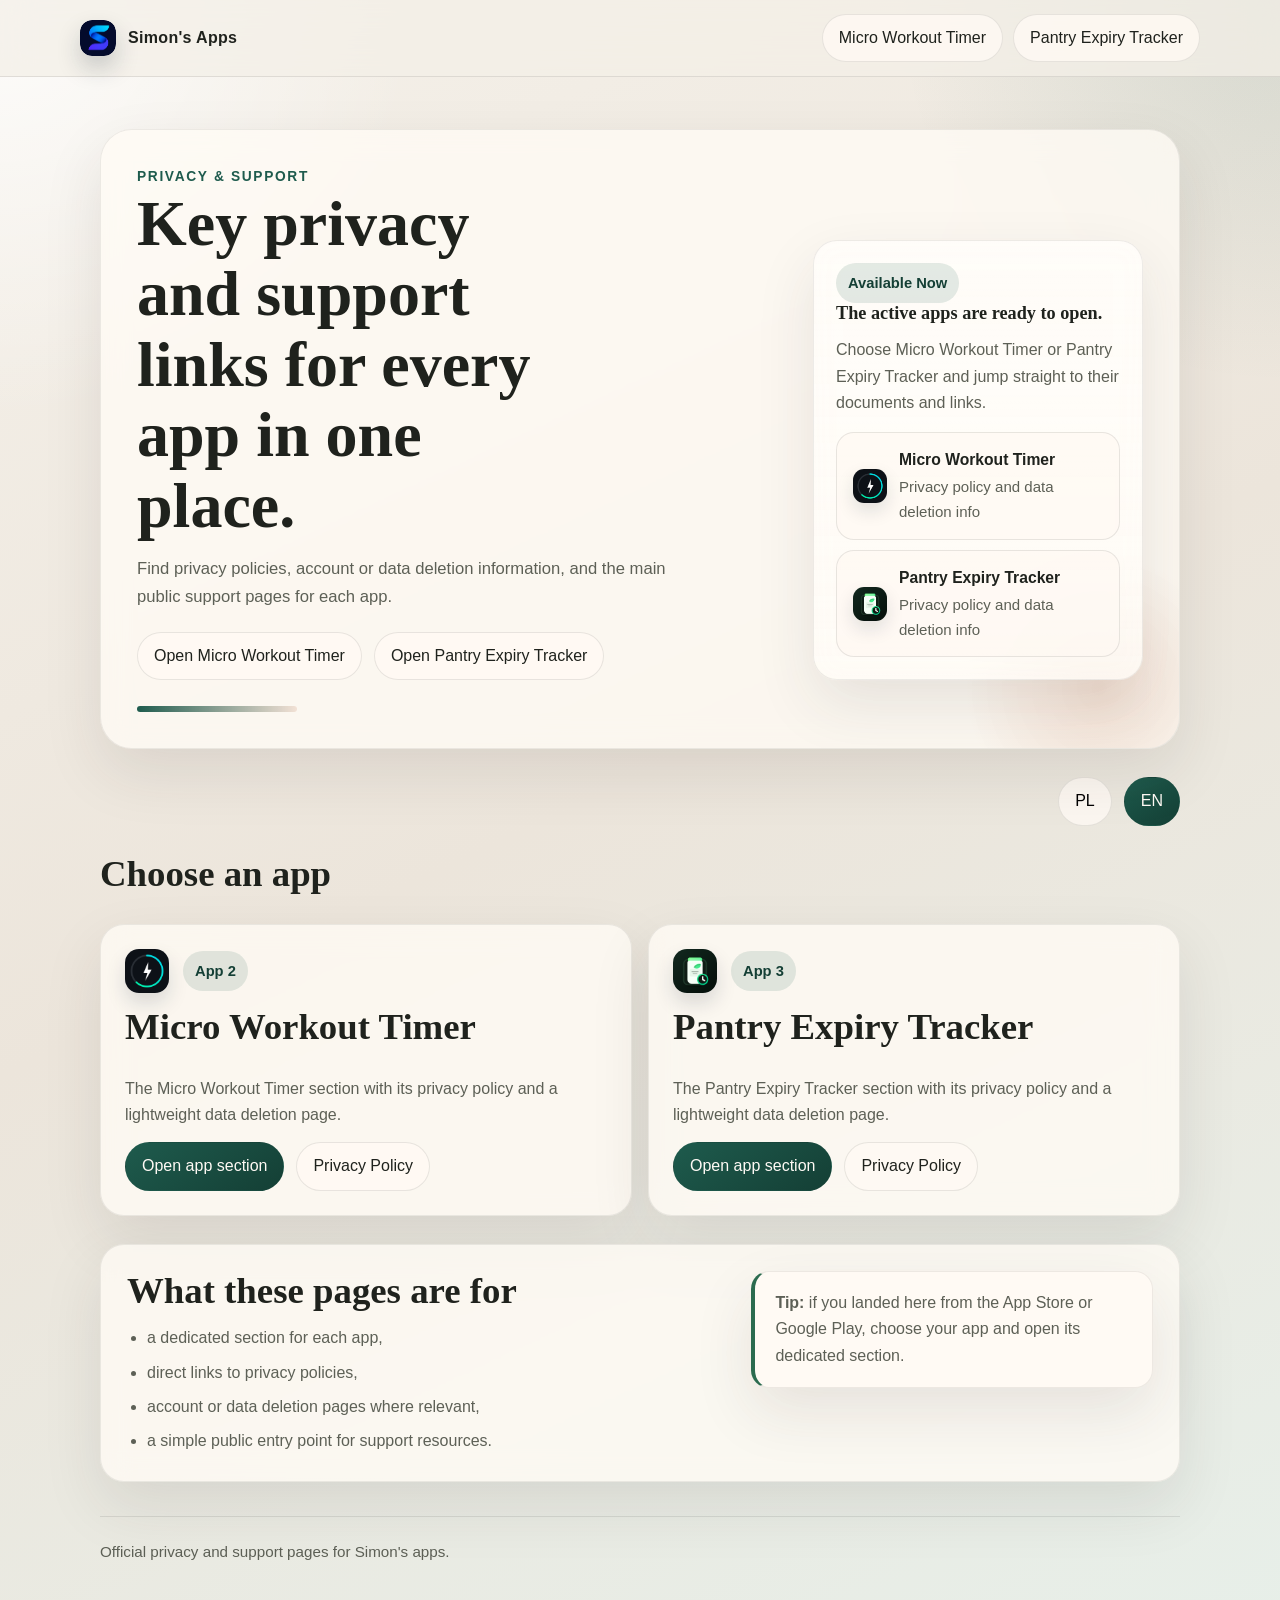
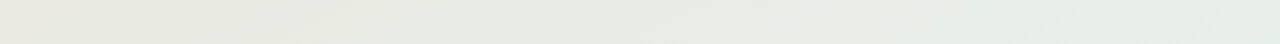
<file: dateup/privacy.html>
<!DOCTYPE html>
<html lang="pl">
<head>
    <meta charset="utf-8">
    <meta name="viewport" content="width=device-width, initial-scale=1">
    <title>DateUp Privacy Policy</title>
    <meta name="description" content="Official privacy policy for the DateUp app.">
    <link rel="stylesheet" href="../styles.css">
</head>
<body data-app-page="dateup">
<header class="site-header">
    <div class="site-header-inner">
        <a class="brand" href="./index.html">
            <span class="brand-mark">D</span>
            <span>DateUp</span>
        </a>
        <nav class="nav-links">
            <a href="../index.html">All Apps</a>
            <a href="./index.html">DateUp Home</a>
            <a href="./delete-account.html">Delete Account</a>
        </nav>
    </div>
</header>

<main class="shell">
    <section class="hero">
        <div class="eyebrow">Privacy Policy</div>
        <div data-lang-section="pl">
            <h1>Polityka prywatnosci DateUp</h1>
            <p>Oficjalna polityka prywatnosci dla aplikacji DateUp.</p>
        </div>
        <div data-lang-section="en">
            <h1>DateUp Privacy Policy</h1>
            <p>The official privacy policy for the DateUp app.</p>
        </div>
    </section>

    <section class="section">
        <div class="lang-switch" aria-label="Language switch">
            <button type="button" data-lang-button="pl">PL</button>
            <button type="button" data-lang-button="en">EN</button>
        </div>
    </section>

    <section class="section panel" data-lang-section="pl">
        <div class="callout callout-warning">
            <p><strong>Przed publikacja uzupelnij:</strong> dane administratora, e-mail do spraw prywatnosci, finalna retencje danych i liste dostawcow.</p>
        </div>

        <section class="doc-section">
            <h2>1. Administrator danych</h2>
            <p>Administratorem danych osobowych przetwarzanych w aplikacji DateUp jest:</p>
            <ul class="inline-list">
                <li><code>[UZUPELNIJ: pelna nazwa firmy albo imie i nazwisko]</code></li>
                <li><code>[UZUPELNIJ: adres]</code></li>
                <li><code>[UZUPELNIJ: adres e-mail do spraw prywatnosci]</code></li>
            </ul>
        </section>

        <section class="doc-section">
            <h2>2. Zakres polityki</h2>
            <p>Polityka opisuje zasady przetwarzania danych osobowych uzytkownikow aplikacji mobilnej DateUp oraz powiazanych uslug backendowych.</p>
        </section>

        <section class="doc-section">
            <h2>3. Jakie dane przetwarzamy</h2>
            <ul class="checklist">
                <li>Dane konta: adres e-mail, identyfikator uzytkownika, status konta i status potwierdzenia adresu e-mail.</li>
                <li>Dane profilu: imie lub nazwa wyswietlana, zdjecia, data urodzenia, plec, miasto, opis, wzrost, stan cywilny, informacje o dzieciach, wyksztalcenie, budowa ciala, kolor wlosow, informacje o paleniu, znak zodiaku, pochodzenie etniczne, religia, zainteresowania, informacje "czego szukam", ustawienia widocznosci i filtry wyszukiwania.</li>
                <li>Dane lokalizacyjne: przyblizona lub dokladna lokalizacja urzadzenia, wspolrzedne geograficzne, miasto wpisane recznie lub wybrane z podpowiedzi.</li>
                <li>Dane komunikacyjne i aktywnosc: tresc wiadomosci, reakcje, status odczytu, odwiedziny profilu, polubienia, blokady, zgloszenia oraz status ostatniej aktywnosci.</li>
                <li>Dane techniczne: token powiadomien push, informacje o platformie urzadzenia, dane sesji oraz lokalny cache danych.</li>
                <li>Dane dotyczace Premium: status konta Premium. Po uruchomieniu platnosci polityka zostanie uzupelniona o informacje rozliczeniowe.</li>
            </ul>
        </section>

        <section class="doc-section">
            <h2>4. Cele i podstawy prawne</h2>
            <ul class="checklist">
                <li>Obsluga konta, profilu, dopasowan i czatu: art. 6 ust. 1 lit. b RODO.</li>
                <li>Lokalizacja i powiadomienia push: art. 6 ust. 1 lit. a RODO, jezeli wymagana jest zgoda.</li>
                <li>Bezpieczenstwo, moderacja i zapobieganie naduzyciom: art. 6 ust. 1 lit. f RODO.</li>
                <li>Obowiazki prawne i obrona przed roszczeniami: art. 6 ust. 1 lit. c i lit. f RODO.</li>
                <li>Dane szczegolnych kategorii, np. religia lub pochodzenie etniczne: co do zasady na podstawie wyraznej zgody wynikajacej z dobrowolnego uzupelnienia profilu, art. 9 ust. 2 lit. a RODO.</li>
            </ul>
        </section>

        <section class="doc-section">
            <h2>5. Odbiorcy danych</h2>
            <p>Dane moga byc ujawniane dostawcom infrastruktury i uslug technicznych, w szczegolnosci:</p>
            <ul class="inline-list">
                <li>Supabase jako dostawcy backendu, autoryzacji, bazy danych i storage,</li>
                <li>dostawcom powiadomien push i infrastruktury mobilnej, np. Google i Apple,</li>
                <li>podmiotom swiadczacym wsparcie techniczne, bezpieczenstwo lub hosting, jezeli jest to niezbedne.</li>
            </ul>
        </section>

        <section class="doc-section">
            <h2>6. Transfery poza EOG</h2>
            <p>W zwiazku z korzystaniem z uslug zewnetrznych dostawcow dane moga byc przekazywane poza Europejski Obszar Gospodarczy. W takim przypadku stosujemy odpowiednie zabezpieczenia wymagane przez RODO.</p>
        </section>

        <section class="doc-section">
            <h2>7. Okres przechowywania</h2>
            <p>Dane przechowujemy co do zasady przez czas posiadania konta, korzystania z aplikacji, obslugi zgloszen, zapewnienia bezpieczenstwa oraz przez okres wymagany przepisami prawa.</p>
            <p><code>[UZUPELNIJ: jezeli chcesz, doprecyzuj konkretne okresy retencji]</code></p>
        </section>

        <section class="doc-section">
            <h2>8. Twoje prawa</h2>
            <p>Przysluguje Ci prawo dostepu do danych, ich sprostowania, usuniecia, ograniczenia przetwarzania, przenoszenia danych, wniesienia sprzeciwu oraz cofniecia zgody, jezeli przetwarzanie odbywa sie na jej podstawie.</p>
            <p>W sprawach dotyczacych prywatnosci skontaktuj sie z nami: <code>[UZUPELNIJ: adres e-mail]</code>.</p>
            <p>Masz takze prawo wniesienia skargi do Prezesa Urzedu Ochrony Danych Osobowych.</p>
        </section>

        <section class="doc-section">
            <h2>9. Profilowanie</h2>
            <p>Aplikacja moze wykorzystywac dane profilowe, lokalizacje, ustawienia widocznosci i filtry do prezentacji profili i dopasowan. O ile nie wskazano inaczej, nie podejmujemy wobec Ciebie decyzji wywolujacych skutki prawne wylacznie w sposob zautomatyzowany.</p>
        </section>

        <section class="doc-section">
            <h2>10. Dzieci</h2>
            <p>DateUp jest przeznaczona dla osob pelnoletnich. Aplikacja nie jest przeznaczona dla osob ponizej 18 roku zycia.</p>
        </section>

        <section class="doc-section">
            <h2>11. Zmiany polityki</h2>
            <p>Mozemy okresowo aktualizowac niniejsza polityke prywatnosci, np. w zwiazku ze zmianami funkcji aplikacji, uruchomieniem platnosci lub zmianami prawa.</p>
        </section>
    </section>

    <section class="section panel" data-lang-section="en">
        <div class="callout callout-warning">
            <p><strong>Before publishing, fill in:</strong> controller details, privacy contact email, final retention periods, and the final vendor list.</p>
        </div>

        <section class="doc-section">
            <h2>1. Data controller</h2>
            <p>The controller of personal data processed in the DateUp application is:</p>
            <ul class="inline-list">
                <li><code>[FILL IN: full company name or personal name]</code></li>
                <li><code>[FILL IN: address]</code></li>
                <li><code>[FILL IN: privacy contact email]</code></li>
            </ul>
        </section>

        <section class="doc-section">
            <h2>2. Scope of this policy</h2>
            <p>This policy explains how we process personal data of users of the DateUp mobile app and related backend services.</p>
        </section>

        <section class="doc-section">
            <h2>3. What data we process</h2>
            <ul class="checklist">
                <li>Account data: email address, user identifier, account status, and email confirmation status.</li>
                <li>Profile data: display name, photos, birth date, gender, city, profile bio, height, marital status, information about children, education, body type, hair color, smoking information, zodiac sign, ethnicity, religion, interests, "what I am looking for", visibility settings, and search filters.</li>
                <li>Location data: approximate or precise device location, geographic coordinates, and manually entered or selected city.</li>
                <li>Communication and activity data: message content, reactions, read status, profile visits, likes, blocks, reports, and last seen status.</li>
                <li>Technical data: push notification token, device platform information, session data, and local cached data.</li>
                <li>Premium-related data: Premium account status. Once payments are launched, this policy will be updated with payment-related details.</li>
            </ul>
        </section>

        <section class="doc-section">
            <h2>4. Purposes and legal bases</h2>
            <ul class="checklist">
                <li>Account, profile, matching, and chat operations: Article 6(1)(b) GDPR.</li>
                <li>Location and push notifications: Article 6(1)(a) GDPR where consent is required.</li>
                <li>Security, moderation, and abuse prevention: Article 6(1)(f) GDPR.</li>
                <li>Legal obligations and legal claims: Article 6(1)(c) and Article 6(1)(f) GDPR.</li>
                <li>Special category data, such as religion or ethnicity: generally based on explicit consent resulting from voluntarily providing such data in the profile, Article 9(2)(a) GDPR.</li>
            </ul>
        </section>

        <section class="doc-section">
            <h2>5. Data recipients</h2>
            <p>Your data may be shared with infrastructure and technical service providers, in particular:</p>
            <ul class="inline-list">
                <li>Supabase as the provider of backend, authentication, database, and storage services,</li>
                <li>mobile infrastructure and push notification providers such as Google and Apple,</li>
                <li>technical support, security, or hosting providers where necessary.</li>
            </ul>
        </section>

        <section class="doc-section">
            <h2>6. Transfers outside the EEA</h2>
            <p>Because we use third-party service providers, personal data may be transferred outside the European Economic Area. In such cases, we rely on appropriate GDPR safeguards.</p>
        </section>

        <section class="doc-section">
            <h2>7. Retention period</h2>
            <p>We generally retain data for as long as your account exists, you use the app, we need to handle reports or keep the service secure, or for as long as required by law.</p>
            <p><code>[FILL IN: add more specific retention periods if you want to publish them]</code></p>
        </section>

        <section class="doc-section">
            <h2>8. Your rights</h2>
            <p>You have the right to access, rectify, erase, restrict processing, transfer your data, object to processing, and withdraw consent where processing is based on consent.</p>
            <p>For privacy-related matters, contact us at <code>[FILL IN: contact email]</code>.</p>
            <p>You also have the right to lodge a complaint with the competent supervisory authority.</p>
        </section>

        <section class="doc-section">
            <h2>9. Profiling</h2>
            <p>The app may use profile data, location, visibility settings, and filters to present profiles and matches. Unless stated otherwise, we do not make decisions based solely on automated processing that produce legal or similarly significant effects.</p>
        </section>

        <section class="doc-section">
            <h2>10. Children</h2>
            <p>DateUp is intended for adults only. The app is not intended for users under the age of 18.</p>
        </section>

        <section class="doc-section">
            <h2>11. Policy updates</h2>
            <p>We may update this privacy policy from time to time, for example due to feature changes, payment launch, or legal changes.</p>
        </section>
    </section>

    <footer class="footer">
        <div data-lang-section="pl">
            <p>Oficjalny dokument prywatnosci dla aplikacji DateUp.</p>
        </div>
        <div data-lang-section="en">
            <p>Official privacy document for the DateUp app.</p>
        </div>
    </footer>
</main>

<script src="../apps-config.js"></script>
<script src="../site.js"></script>
</body>
</html>
</file>
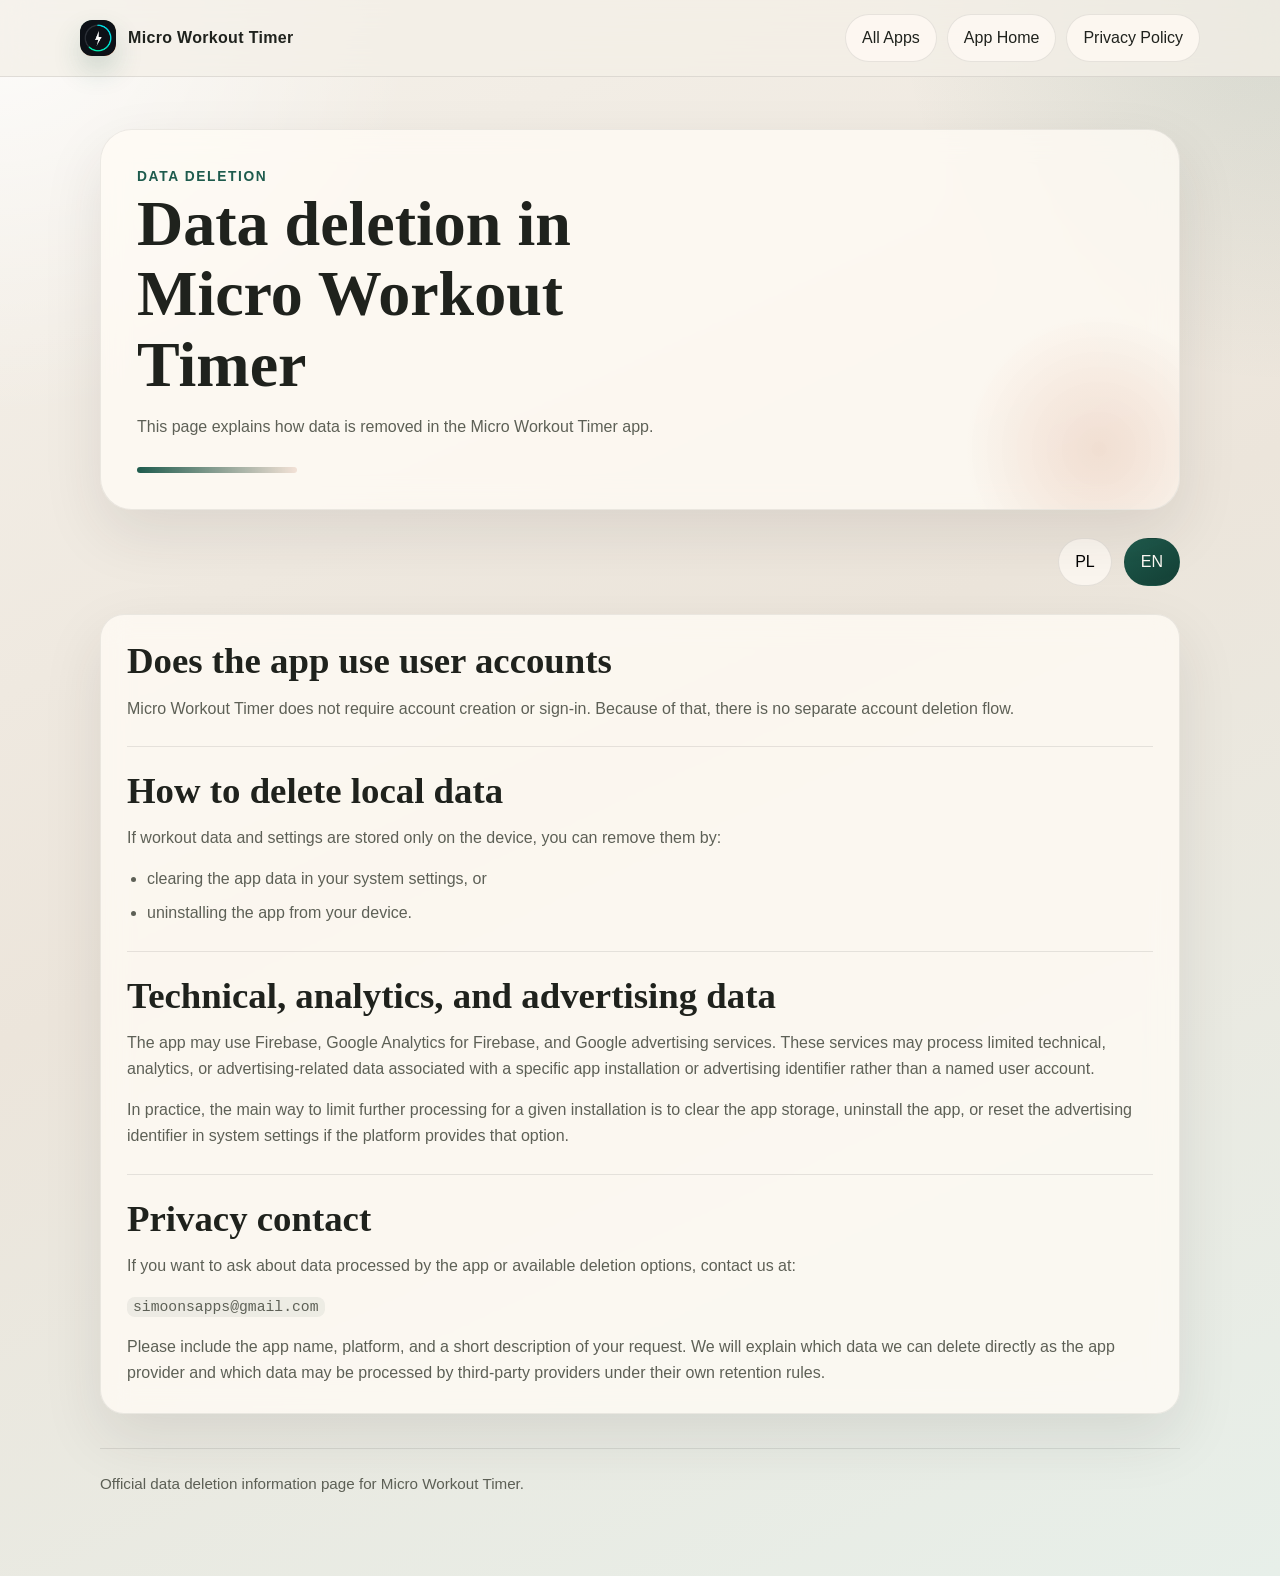
<file: micro-workout-timer/delete-account.html>
<!DOCTYPE html>
<html lang="pl">
<head>
    <meta charset="utf-8">
    <meta name="viewport" content="width=device-width, initial-scale=1">
    <title>Micro Workout Timer Data Deletion</title>
    <meta name="description" content="How data can be removed in the Micro Workout Timer app.">
    <link rel="icon" type="image/png" href="../assets/apps/micro-workout-timer.png">
    <link rel="stylesheet" href="../styles.css">
</head>
<body data-app-page="micro-workout-timer">
<header class="site-header">
    <div class="site-header-inner">
        <a class="brand" href="./index.html">
            <span class="brand-mark">
                <img src="../assets/apps/micro-workout-timer.png" alt="Micro Workout Timer icon">
            </span>
            <span>Micro Workout Timer</span>
        </a>
        <nav class="nav-links">
            <a href="../index.html">All Apps</a>
            <a href="./index.html">App Home</a>
            <a href="./privacy.html">Privacy Policy</a>
        </nav>
    </div>
</header>

<main class="shell">
    <section class="hero">
        <div class="eyebrow">Data Deletion</div>
        <div data-lang-section="pl">
            <h1>Usuwanie danych w Micro Workout Timer</h1>
            <p>Ta strona opisuje, jak usuwane sa dane w aplikacji Micro Workout Timer.</p>
        </div>
        <div data-lang-section="en">
            <h1>Data deletion in Micro Workout Timer</h1>
            <p>This page explains how data is removed in the Micro Workout Timer app.</p>
        </div>
    </section>

    <section class="section">
        <div class="lang-switch" aria-label="Language switch">
            <button type="button" data-lang-button="pl">PL</button>
            <button type="button" data-lang-button="en">EN</button>
        </div>
    </section>

    <section class="section panel" data-lang-section="pl">
        <section class="doc-section">
            <h2>Czy aplikacja ma konto uzytkownika</h2>
            <p>Micro Workout Timer nie wymaga tworzenia konta uzytkownika ani logowania. Z tego powodu nie istnieje proces usuwania konta jako osobnej funkcji.</p>
        </section>

        <section class="doc-section">
            <h2>Jak usunac dane lokalne</h2>
            <p>Jesli dane treningowe i ustawienia sa przechowywane tylko lokalnie na urzadzeniu, mozesz usunac je przez:</p>
            <ul class="checklist">
                <li>wyczyszczenie danych aplikacji w ustawieniach systemu, albo</li>
                <li>odinstalowanie aplikacji z urzadzenia.</li>
            </ul>
        </section>

        <section class="doc-section">
            <h2>Dane techniczne, analityczne i reklamowe</h2>
            <p>Aplikacja moze korzystac z Firebase, Google Analytics for Firebase oraz uslug reklamowych Google. Uslugi te moga przetwarzac ograniczone dane techniczne, analityczne lub reklamowe powiazane z dana instalacja aplikacji albo identyfikatorem reklamowym, a nie z imieniem i nazwiskiem uzytkownika.</p>
            <p>W praktyce oznacza to, ze podstawowym sposobem ograniczenia dalszego przetwarzania danych z tej konkretnej instalacji jest wyczyszczenie danych aplikacji, odinstalowanie aplikacji lub zresetowanie identyfikatora reklamowego w ustawieniach systemu, jesli platforma udostepnia taka opcje.</p>
        </section>

        <section class="doc-section">
            <h2>Kontakt w sprawach prywatnosci</h2>
            <p>Jesli chcesz zapytac o dane przetwarzane przez aplikacje lub dostepne mozliwosci ich usuniecia, skontaktuj sie z nami pod adresem:</p>
            <p><code>simoonsapps@gmail.com</code></p>
            <p>W wiadomosci warto podac nazwe aplikacji, platforme oraz opis sprawy. Odpowiemy, jakie dane mozemy usunac bezposrednio jako dostawca aplikacji, a jakie sa przetwarzane przez dostawcow zewnetrznych zgodnie z ich wlasnymi zasadami retencji.</p>
        </section>
    </section>

    <section class="section panel" data-lang-section="en">
        <section class="doc-section">
            <h2>Does the app use user accounts</h2>
            <p>Micro Workout Timer does not require account creation or sign-in. Because of that, there is no separate account deletion flow.</p>
        </section>

        <section class="doc-section">
            <h2>How to delete local data</h2>
            <p>If workout data and settings are stored only on the device, you can remove them by:</p>
            <ul class="checklist">
                <li>clearing the app data in your system settings, or</li>
                <li>uninstalling the app from your device.</li>
            </ul>
        </section>

        <section class="doc-section">
            <h2>Technical, analytics, and advertising data</h2>
            <p>The app may use Firebase, Google Analytics for Firebase, and Google advertising services. These services may process limited technical, analytics, or advertising-related data associated with a specific app installation or advertising identifier rather than a named user account.</p>
            <p>In practice, the main way to limit further processing for a given installation is to clear the app storage, uninstall the app, or reset the advertising identifier in system settings if the platform provides that option.</p>
        </section>

        <section class="doc-section">
            <h2>Privacy contact</h2>
            <p>If you want to ask about data processed by the app or available deletion options, contact us at:</p>
            <p><code>simoonsapps@gmail.com</code></p>
            <p>Please include the app name, platform, and a short description of your request. We will explain which data we can delete directly as the app provider and which data may be processed by third-party providers under their own retention rules.</p>
        </section>
    </section>

    <footer class="footer">
        <div data-lang-section="pl">
            <p>Oficjalna strona z informacjami o usuwaniu danych dla Micro Workout Timer.</p>
        </div>
        <div data-lang-section="en">
            <p>Official data deletion information page for Micro Workout Timer.</p>
        </div>
    </footer>
</main>

<script src="../apps-config.js"></script>
<script src="../site.js"></script>
</body>
</html>
</file>
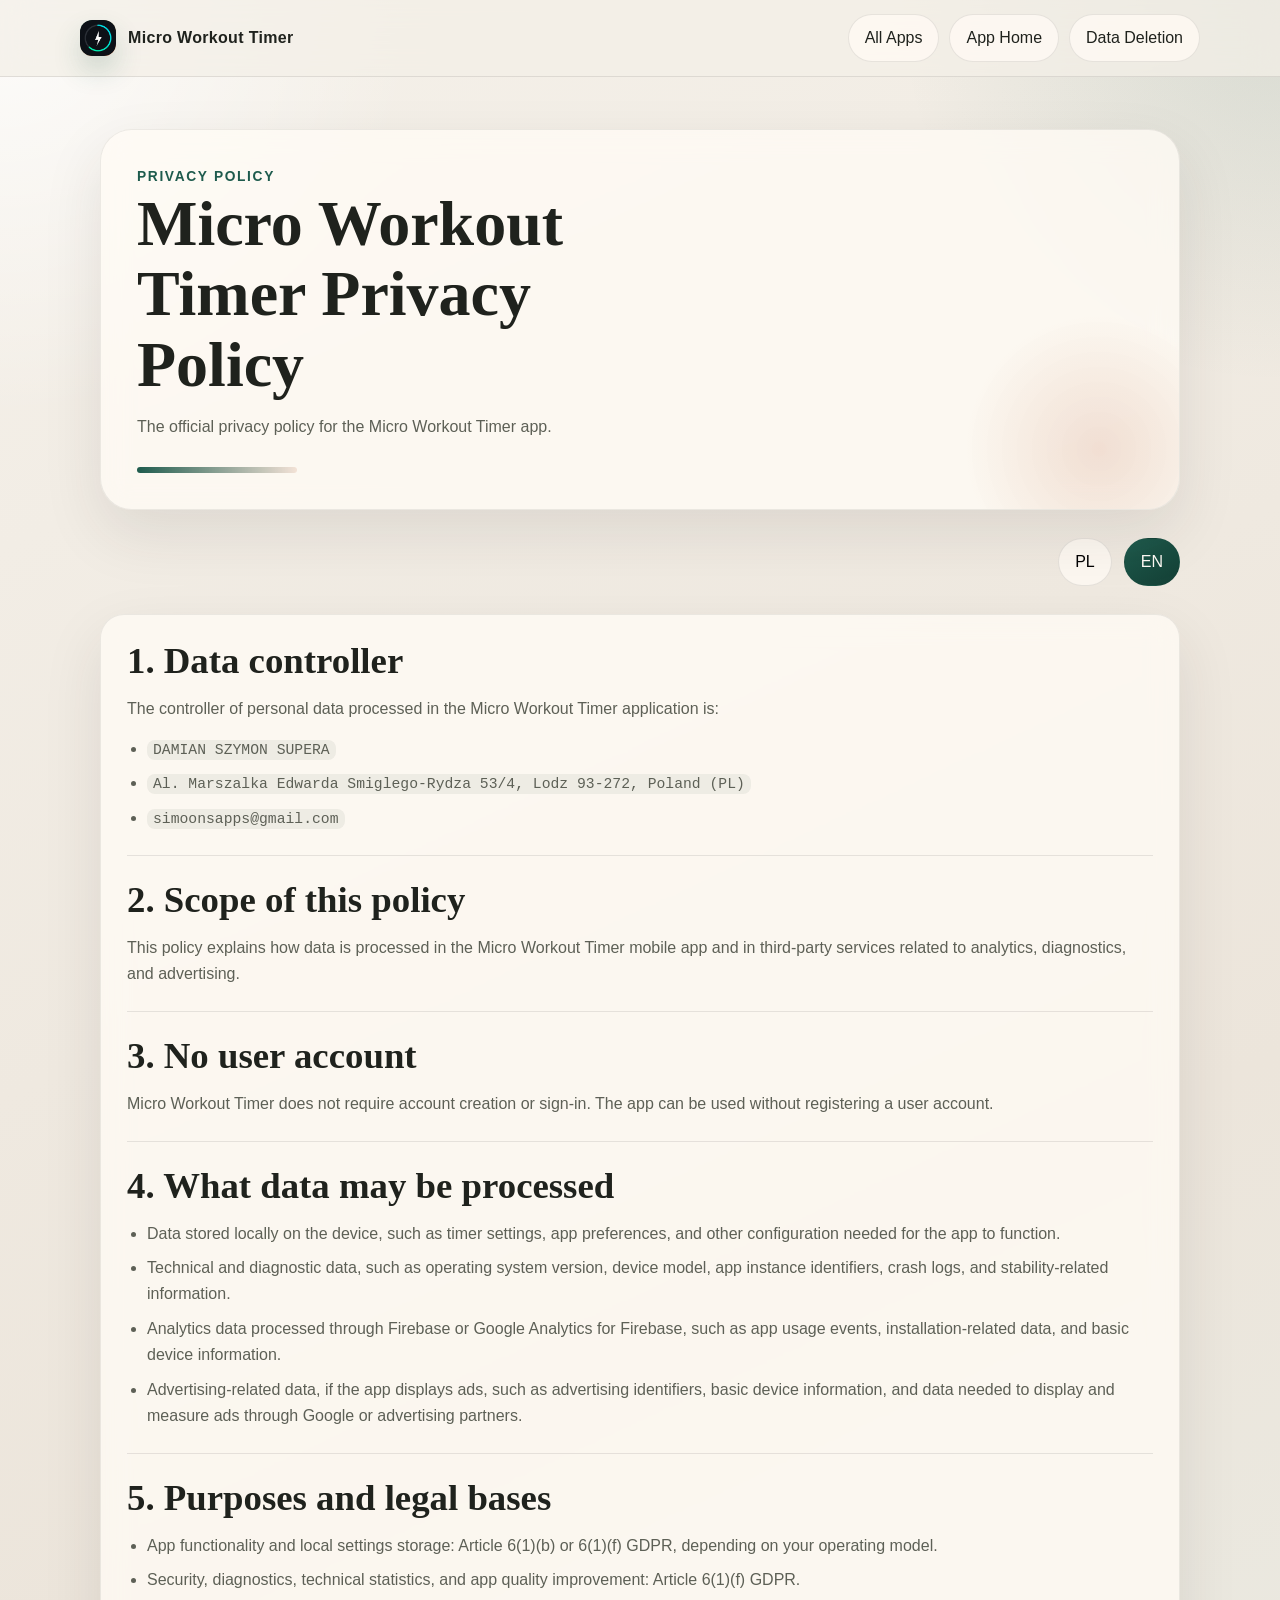
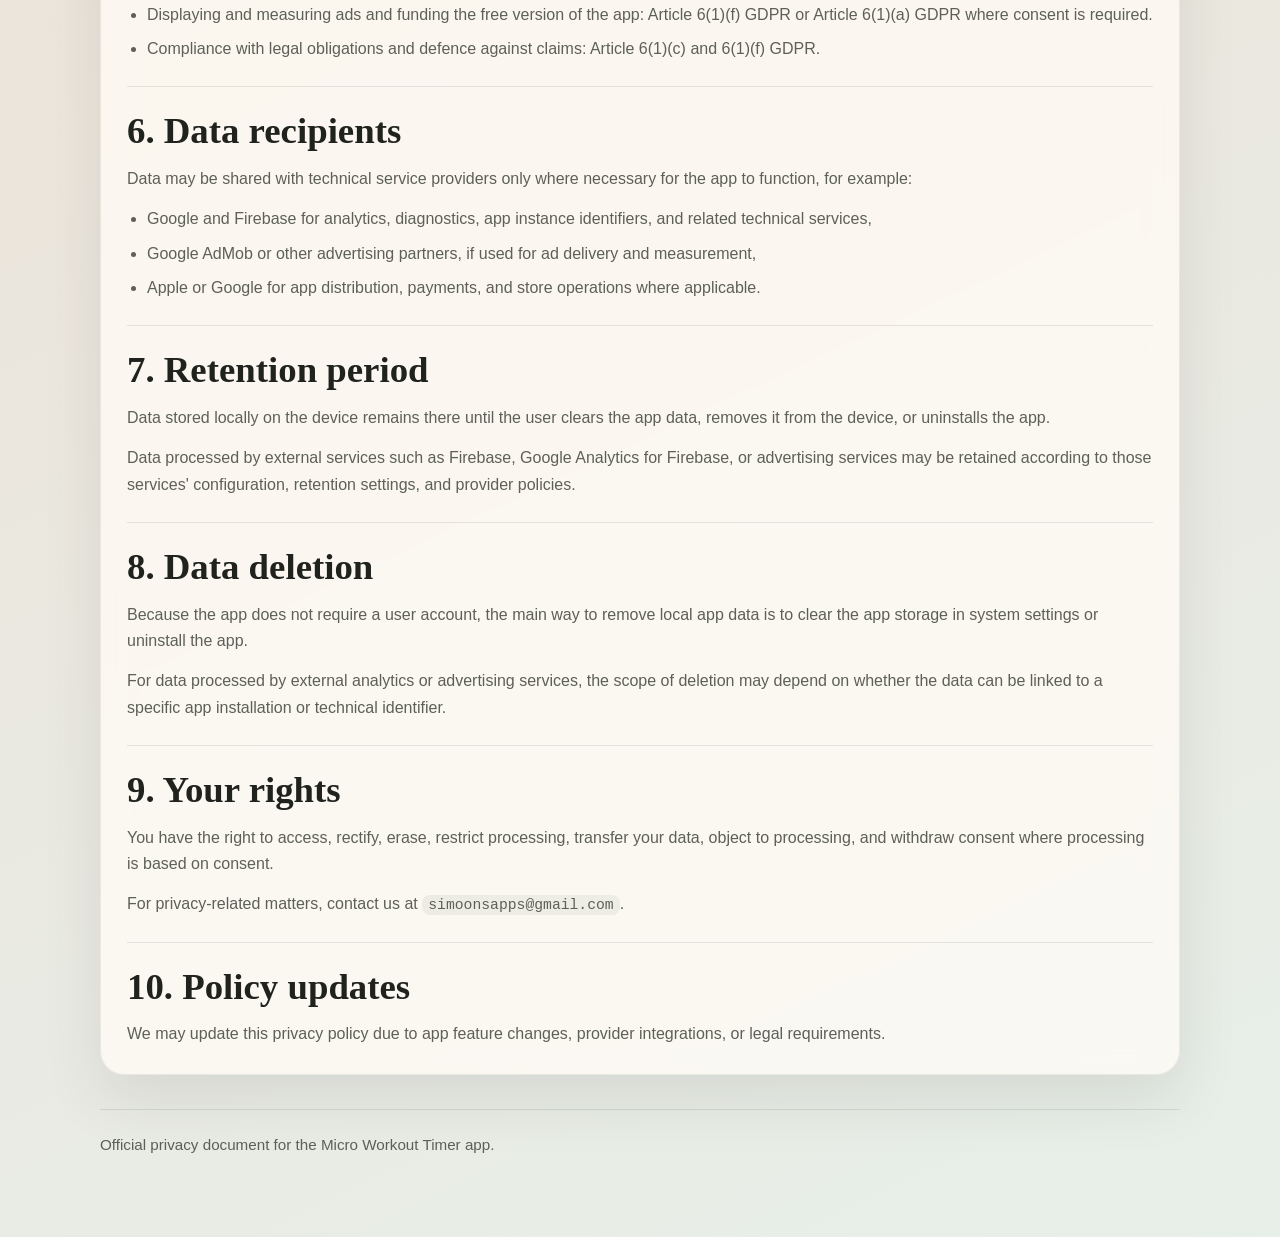
<file: micro-workout-timer/privacy.html>
<!DOCTYPE html>
<html lang="pl">
<head>
    <meta charset="utf-8">
    <meta name="viewport" content="width=device-width, initial-scale=1">
    <title>Micro Workout Timer Privacy Policy</title>
    <meta name="description" content="Official privacy policy for the Micro Workout Timer app.">
    <link rel="icon" type="image/png" href="../assets/apps/micro-workout-timer.png">
    <link rel="stylesheet" href="../styles.css">
</head>
<body data-app-page="micro-workout-timer">
<header class="site-header">
    <div class="site-header-inner">
        <a class="brand" href="./index.html">
            <span class="brand-mark">
                <img src="../assets/apps/micro-workout-timer.png" alt="Micro Workout Timer icon">
            </span>
            <span>Micro Workout Timer</span>
        </a>
        <nav class="nav-links">
            <a href="../index.html">All Apps</a>
            <a href="./index.html">App Home</a>
            <a href="./delete-account.html">Data Deletion</a>
        </nav>
    </div>
</header>

<main class="shell">
    <section class="hero">
        <div class="eyebrow">Privacy Policy</div>
        <div data-lang-section="pl">
            <h1>Polityka prywatnosci Micro Workout Timer</h1>
            <p>Oficjalna polityka prywatnosci dla aplikacji Micro Workout Timer.</p>
        </div>
        <div data-lang-section="en">
            <h1>Micro Workout Timer Privacy Policy</h1>
            <p>The official privacy policy for the Micro Workout Timer app.</p>
        </div>
    </section>

    <section class="section">
        <div class="lang-switch" aria-label="Language switch">
            <button type="button" data-lang-button="pl">PL</button>
            <button type="button" data-lang-button="en">EN</button>
        </div>
    </section>

    <section class="section panel" data-lang-section="pl">
        <section class="doc-section">
            <h2>1. Administrator danych</h2>
            <p>Administratorem danych osobowych przetwarzanych w aplikacji Micro Workout Timer jest:</p>
            <ul class="inline-list">
                <li><code>DAMIAN SZYMON SUPERA</code></li>
                <li><code>Al. Marszalka Edwarda Smiglego-Rydza 53/4, Lodz 93-272, Polska (PL)</code></li>
                <li><code>simoonsapps@gmail.com</code></li>
            </ul>
        </section>

        <section class="doc-section">
            <h2>2. Zakres polityki</h2>
            <p>Polityka opisuje zasady przetwarzania danych w aplikacji mobilnej Micro Workout Timer oraz w uslugach zewnetrznych zwiazanych z analityka, diagnostyka i reklamami.</p>
        </section>

        <section class="doc-section">
            <h2>3. Brak konta uzytkownika</h2>
            <p>Micro Workout Timer nie wymaga tworzenia konta uzytkownika ani logowania. Aplikacja moze byc uzywana bez rejestracji.</p>
        </section>

        <section class="doc-section">
            <h2>4. Jakie dane moga byc przetwarzane</h2>
            <ul class="checklist">
                <li>Dane zapisane lokalnie na urzadzeniu, np. ustawienia timera, preferencje aplikacji i inne konfiguracje potrzebne do jej dzialania.</li>
                <li>Dane techniczne i diagnostyczne, np. wersja systemu, model urzadzenia, identyfikatory instancji aplikacji, logi bledow i informacje potrzebne do utrzymania stabilnosci aplikacji.</li>
                <li>Dane analityczne przetwarzane przez Firebase lub Google Analytics for Firebase, np. informacje o korzystaniu z aplikacji, zdarzenia w aplikacji oraz podstawowe dane o urzadzeniu i instalacji.</li>
                <li>Dane zwiazane z reklamami, jezeli aplikacja wyswietla reklamy, np. identyfikatory reklamowe, podstawowe informacje o urzadzeniu oraz dane potrzebne do wyswietlania i pomiaru reklam przez Google lub partnerow reklamowych.</li>
            </ul>
        </section>

        <section class="doc-section">
            <h2>5. Cele i podstawy prawne</h2>
            <ul class="checklist">
                <li>Dzialanie aplikacji oraz zapisywanie ustawien lokalnych: art. 6 ust. 1 lit. b lub lit. f RODO, zaleznie od przyjetego modelu korzystania.</li>
                <li>Zapewnienie bezpieczenstwa, diagnostyki, statystyk technicznych i poprawy jakosci aplikacji: art. 6 ust. 1 lit. f RODO.</li>
                <li>Wyswietlanie i pomiar reklam oraz finansowanie bezplatnej wersji aplikacji: art. 6 ust. 1 lit. f RODO albo art. 6 ust. 1 lit. a RODO tam, gdzie wymagana jest zgoda.</li>
                <li>Wykonanie obowiazkow prawnych i obrona przed roszczeniami: art. 6 ust. 1 lit. c i lit. f RODO.</li>
            </ul>
        </section>

        <section class="doc-section">
            <h2>6. Odbiorcy danych</h2>
            <p>Dane moga byc ujawniane dostawcom uslug technicznych tylko w zakresie niezbednym do dzialania aplikacji, np.:</p>
            <ul class="inline-list">
                <li>Google i Firebase w zakresie analityki, diagnostyki, identyfikatorow instancji aplikacji i powiazanych uslug technicznych,</li>
                <li>Google AdMob lub innym partnerom reklamowym, jezeli sa wykorzystywani do wyswietlania i pomiaru reklam,</li>
                <li>Apple lub Google w zakresie dystrybucji aplikacji, platnosci i obslugi sklepu, jezeli ma to zastosowanie.</li>
            </ul>
        </section>

        <section class="doc-section">
            <h2>7. Okres przechowywania</h2>
            <p>Dane zapisane lokalnie na urzadzeniu sa przechowywane do momentu ich usuniecia przez uzytkownika, wyczyszczenia danych aplikacji albo odinstalowania aplikacji.</p>
            <p>Dane przetwarzane przez zewnetrzne uslugi, takie jak Firebase, Google Analytics for Firebase lub uslugi reklamowe, moga byc przechowywane zgodnie z ustawieniami tych uslug, ich politykami retencji oraz konfiguracja wdrozona przez administratora aplikacji.</p>
        </section>

        <section class="doc-section">
            <h2>8. Usuwanie danych</h2>
            <p>Poniewaz aplikacja nie wymaga konta uzytkownika, podstawowym sposobem usuniecia danych lokalnych jest wyczyszczenie danych aplikacji w ustawieniach systemu albo odinstalowanie aplikacji.</p>
            <p>W przypadku danych przetwarzanych przez zewnetrzne uslugi analityczne lub reklamowe zakres mozliwego usuniecia zalezy od tego, czy da sie powiazac dane z konkretna instalacja aplikacji lub identyfikatorem technicznym.</p>
        </section>

        <section class="doc-section">
            <h2>9. Twoje prawa</h2>
            <p>Przysluguje Ci prawo dostepu do danych, ich sprostowania, usuniecia, ograniczenia przetwarzania, przenoszenia danych, wniesienia sprzeciwu oraz cofniecia zgody, jezeli przetwarzanie odbywa sie na jej podstawie.</p>
            <p>W sprawach dotyczacych prywatnosci skontaktuj sie z nami: <code>simoonsapps@gmail.com</code>.</p>
        </section>

        <section class="doc-section">
            <h2>10. Zmiany polityki</h2>
            <p>Mozemy aktualizowac niniejsza polityke prywatnosci wraz ze zmianami funkcji aplikacji, integracji z dostawcami lub wymagan prawnych.</p>
        </section>
    </section>

    <section class="section panel" data-lang-section="en">
        <section class="doc-section">
            <h2>1. Data controller</h2>
            <p>The controller of personal data processed in the Micro Workout Timer application is:</p>
            <ul class="inline-list">
                <li><code>DAMIAN SZYMON SUPERA</code></li>
                <li><code>Al. Marszalka Edwarda Smiglego-Rydza 53/4, Lodz 93-272, Poland (PL)</code></li>
                <li><code>simoonsapps@gmail.com</code></li>
            </ul>
        </section>

        <section class="doc-section">
            <h2>2. Scope of this policy</h2>
            <p>This policy explains how data is processed in the Micro Workout Timer mobile app and in third-party services related to analytics, diagnostics, and advertising.</p>
        </section>

        <section class="doc-section">
            <h2>3. No user account</h2>
            <p>Micro Workout Timer does not require account creation or sign-in. The app can be used without registering a user account.</p>
        </section>

        <section class="doc-section">
            <h2>4. What data may be processed</h2>
            <ul class="checklist">
                <li>Data stored locally on the device, such as timer settings, app preferences, and other configuration needed for the app to function.</li>
                <li>Technical and diagnostic data, such as operating system version, device model, app instance identifiers, crash logs, and stability-related information.</li>
                <li>Analytics data processed through Firebase or Google Analytics for Firebase, such as app usage events, installation-related data, and basic device information.</li>
                <li>Advertising-related data, if the app displays ads, such as advertising identifiers, basic device information, and data needed to display and measure ads through Google or advertising partners.</li>
            </ul>
        </section>

        <section class="doc-section">
            <h2>5. Purposes and legal bases</h2>
            <ul class="checklist">
                <li>App functionality and local settings storage: Article 6(1)(b) or 6(1)(f) GDPR, depending on your operating model.</li>
                <li>Security, diagnostics, technical statistics, and app quality improvement: Article 6(1)(f) GDPR.</li>
                <li>Displaying and measuring ads and funding the free version of the app: Article 6(1)(f) GDPR or Article 6(1)(a) GDPR where consent is required.</li>
                <li>Compliance with legal obligations and defence against claims: Article 6(1)(c) and 6(1)(f) GDPR.</li>
            </ul>
        </section>

        <section class="doc-section">
            <h2>6. Data recipients</h2>
            <p>Data may be shared with technical service providers only where necessary for the app to function, for example:</p>
            <ul class="inline-list">
                <li>Google and Firebase for analytics, diagnostics, app instance identifiers, and related technical services,</li>
                <li>Google AdMob or other advertising partners, if used for ad delivery and measurement,</li>
                <li>Apple or Google for app distribution, payments, and store operations where applicable.</li>
            </ul>
        </section>

        <section class="doc-section">
            <h2>7. Retention period</h2>
            <p>Data stored locally on the device remains there until the user clears the app data, removes it from the device, or uninstalls the app.</p>
            <p>Data processed by external services such as Firebase, Google Analytics for Firebase, or advertising services may be retained according to those services' configuration, retention settings, and provider policies.</p>
        </section>

        <section class="doc-section">
            <h2>8. Data deletion</h2>
            <p>Because the app does not require a user account, the main way to remove local app data is to clear the app storage in system settings or uninstall the app.</p>
            <p>For data processed by external analytics or advertising services, the scope of deletion may depend on whether the data can be linked to a specific app installation or technical identifier.</p>
        </section>

        <section class="doc-section">
            <h2>9. Your rights</h2>
            <p>You have the right to access, rectify, erase, restrict processing, transfer your data, object to processing, and withdraw consent where processing is based on consent.</p>
            <p>For privacy-related matters, contact us at <code>simoonsapps@gmail.com</code>.</p>
        </section>

        <section class="doc-section">
            <h2>10. Policy updates</h2>
            <p>We may update this privacy policy due to app feature changes, provider integrations, or legal requirements.</p>
        </section>
    </section>

    <footer class="footer">
        <div data-lang-section="pl">
            <p>Oficjalny dokument prywatnosci dla aplikacji Micro Workout Timer.</p>
        </div>
        <div data-lang-section="en">
            <p>Official privacy document for the Micro Workout Timer app.</p>
        </div>
    </footer>
</main>

<script src="../apps-config.js"></script>
<script src="../site.js"></script>
</body>
</html>
</file>
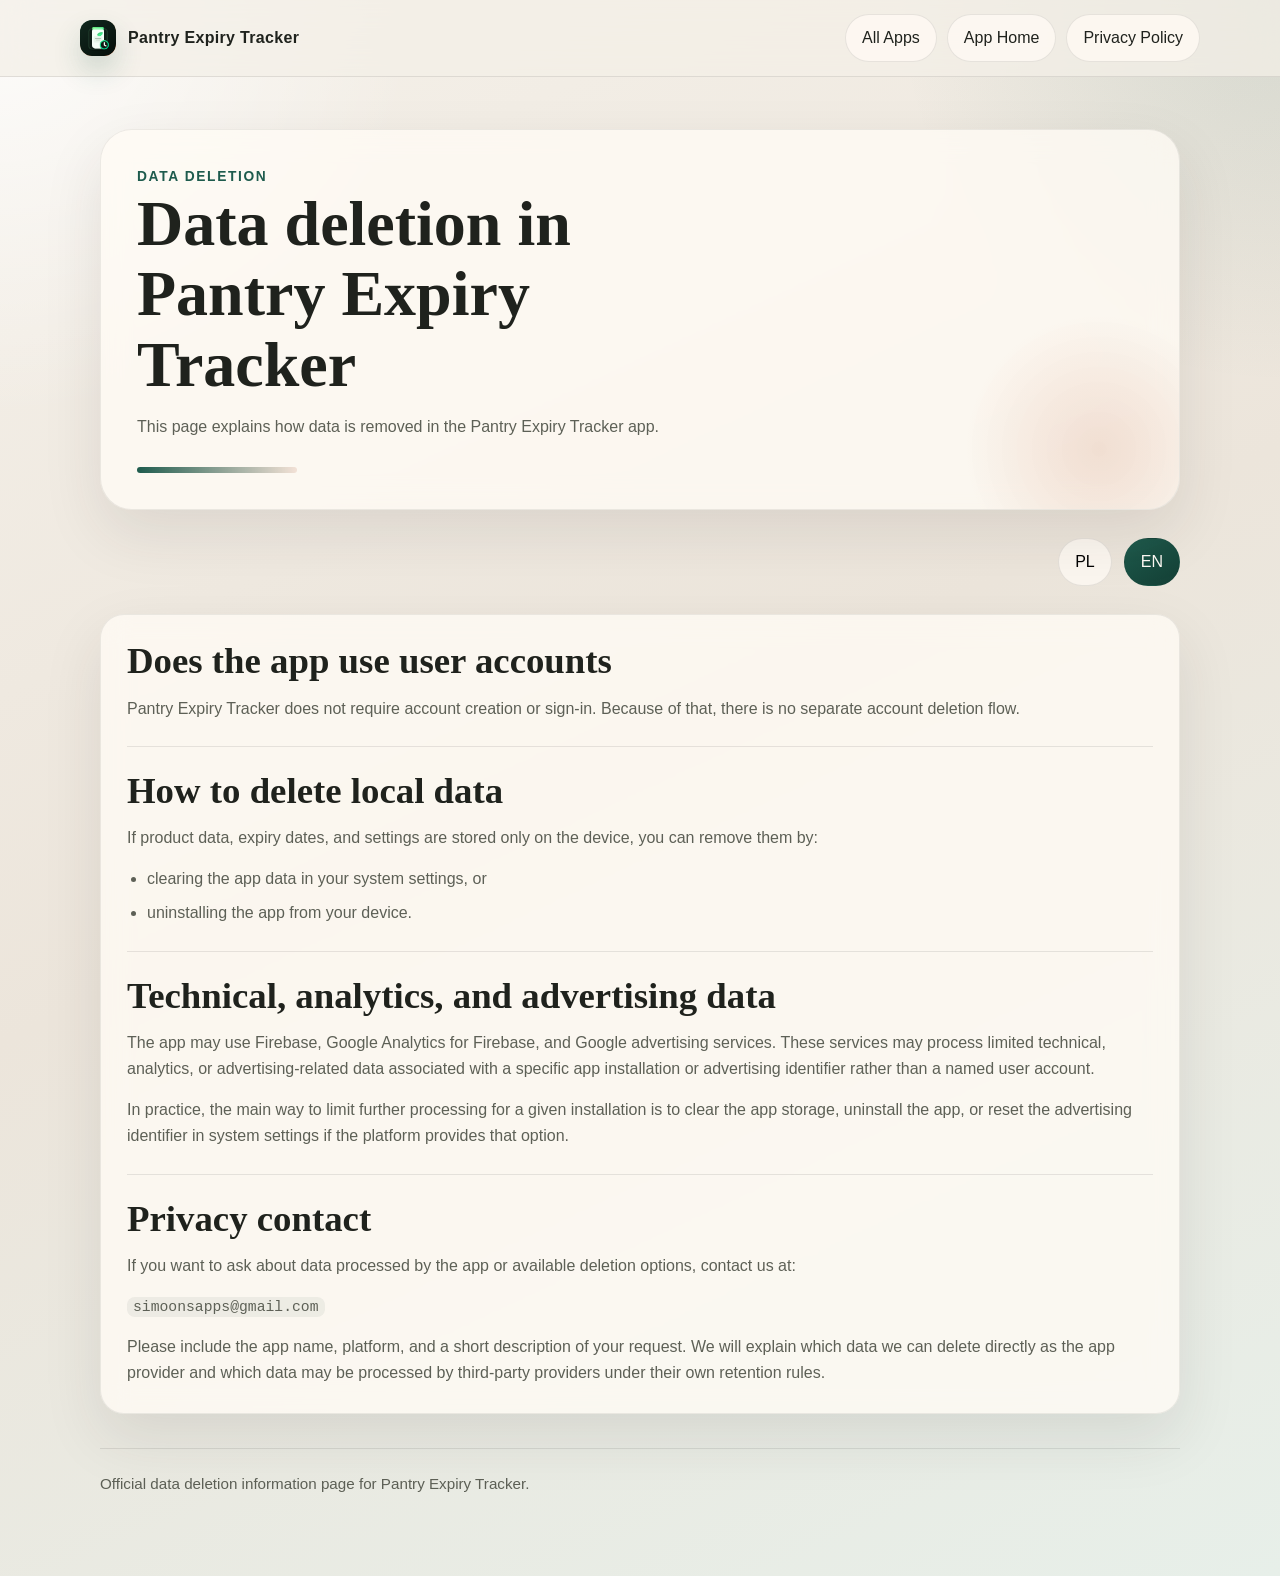
<file: pantry-expiry-tracker/delete-account.html>
<!DOCTYPE html>
<html lang="pl">
<head>
    <meta charset="utf-8">
    <meta name="viewport" content="width=device-width, initial-scale=1">
    <title>Pantry Expiry Tracker Data Deletion</title>
    <meta name="description" content="How data can be removed in the Pantry Expiry Tracker app.">
    <link rel="icon" type="image/png" href="../assets/apps/pantry-expiry-tracker.png">
    <link rel="stylesheet" href="../styles.css">
</head>
<body data-app-page="pantry-expiry-tracker">
<header class="site-header">
    <div class="site-header-inner">
        <a class="brand" href="./index.html">
            <span class="brand-mark">
                <img src="../assets/apps/pantry-expiry-tracker.png" alt="Pantry Expiry Tracker icon">
            </span>
            <span>Pantry Expiry Tracker</span>
        </a>
        <nav class="nav-links">
            <a href="../index.html">All Apps</a>
            <a href="./index.html">App Home</a>
            <a href="./privacy.html">Privacy Policy</a>
        </nav>
    </div>
</header>

<main class="shell">
    <section class="hero">
        <div class="eyebrow">Data Deletion</div>
        <div data-lang-section="pl">
            <h1>Usuwanie danych w Pantry Expiry Tracker</h1>
            <p>Ta strona opisuje, jak usuwane sa dane w aplikacji Pantry Expiry Tracker.</p>
        </div>
        <div data-lang-section="en">
            <h1>Data deletion in Pantry Expiry Tracker</h1>
            <p>This page explains how data is removed in the Pantry Expiry Tracker app.</p>
        </div>
    </section>

    <section class="section">
        <div class="lang-switch" aria-label="Language switch">
            <button type="button" data-lang-button="pl">PL</button>
            <button type="button" data-lang-button="en">EN</button>
        </div>
    </section>

    <section class="section panel" data-lang-section="pl">
        <section class="doc-section">
            <h2>Czy aplikacja ma konto uzytkownika</h2>
            <p>Pantry Expiry Tracker nie wymaga tworzenia konta uzytkownika ani logowania. Z tego powodu nie istnieje proces usuwania konta jako osobnej funkcji.</p>
        </section>

        <section class="doc-section">
            <h2>Jak usunac dane lokalne</h2>
            <p>Jesli dane produktow, dat waznosci i ustawienia sa przechowywane tylko lokalnie na urzadzeniu, mozesz usunac je przez:</p>
            <ul class="checklist">
                <li>wyczyszczenie danych aplikacji w ustawieniach systemu, albo</li>
                <li>odinstalowanie aplikacji z urzadzenia.</li>
            </ul>
        </section>

        <section class="doc-section">
            <h2>Dane techniczne, analityczne i reklamowe</h2>
            <p>Aplikacja moze korzystac z Firebase, Google Analytics for Firebase oraz uslug reklamowych Google. Uslugi te moga przetwarzac ograniczone dane techniczne, analityczne lub reklamowe powiazane z dana instalacja aplikacji albo identyfikatorem reklamowym, a nie z imieniem i nazwiskiem uzytkownika.</p>
            <p>W praktyce oznacza to, ze podstawowym sposobem ograniczenia dalszego przetwarzania danych z tej konkretnej instalacji jest wyczyszczenie danych aplikacji, odinstalowanie aplikacji lub zresetowanie identyfikatora reklamowego w ustawieniach systemu, jesli platforma udostepnia taka opcje.</p>
        </section>

        <section class="doc-section">
            <h2>Kontakt w sprawach prywatnosci</h2>
            <p>Jesli chcesz zapytac o dane przetwarzane przez aplikacje lub dostepne mozliwosci ich usuniecia, skontaktuj sie z nami pod adresem:</p>
            <p><code>simoonsapps@gmail.com</code></p>
            <p>W wiadomosci warto podac nazwe aplikacji, platforme oraz opis sprawy. Odpowiemy, jakie dane mozemy usunac bezposrednio jako dostawca aplikacji, a jakie sa przetwarzane przez dostawcow zewnetrznych zgodnie z ich wlasnymi zasadami retencji.</p>
        </section>
    </section>

    <section class="section panel" data-lang-section="en">
        <section class="doc-section">
            <h2>Does the app use user accounts</h2>
            <p>Pantry Expiry Tracker does not require account creation or sign-in. Because of that, there is no separate account deletion flow.</p>
        </section>

        <section class="doc-section">
            <h2>How to delete local data</h2>
            <p>If product data, expiry dates, and settings are stored only on the device, you can remove them by:</p>
            <ul class="checklist">
                <li>clearing the app data in your system settings, or</li>
                <li>uninstalling the app from your device.</li>
            </ul>
        </section>

        <section class="doc-section">
            <h2>Technical, analytics, and advertising data</h2>
            <p>The app may use Firebase, Google Analytics for Firebase, and Google advertising services. These services may process limited technical, analytics, or advertising-related data associated with a specific app installation or advertising identifier rather than a named user account.</p>
            <p>In practice, the main way to limit further processing for a given installation is to clear the app storage, uninstall the app, or reset the advertising identifier in system settings if the platform provides that option.</p>
        </section>

        <section class="doc-section">
            <h2>Privacy contact</h2>
            <p>If you want to ask about data processed by the app or available deletion options, contact us at:</p>
            <p><code>simoonsapps@gmail.com</code></p>
            <p>Please include the app name, platform, and a short description of your request. We will explain which data we can delete directly as the app provider and which data may be processed by third-party providers under their own retention rules.</p>
        </section>
    </section>

    <footer class="footer">
        <div data-lang-section="pl">
            <p>Oficjalna strona z informacjami o usuwaniu danych dla Pantry Expiry Tracker.</p>
        </div>
        <div data-lang-section="en">
            <p>Official data deletion information page for Pantry Expiry Tracker.</p>
        </div>
    </footer>
</main>

<script src="../apps-config.js"></script>
<script src="../site.js"></script>
</body>
</html>
</file>
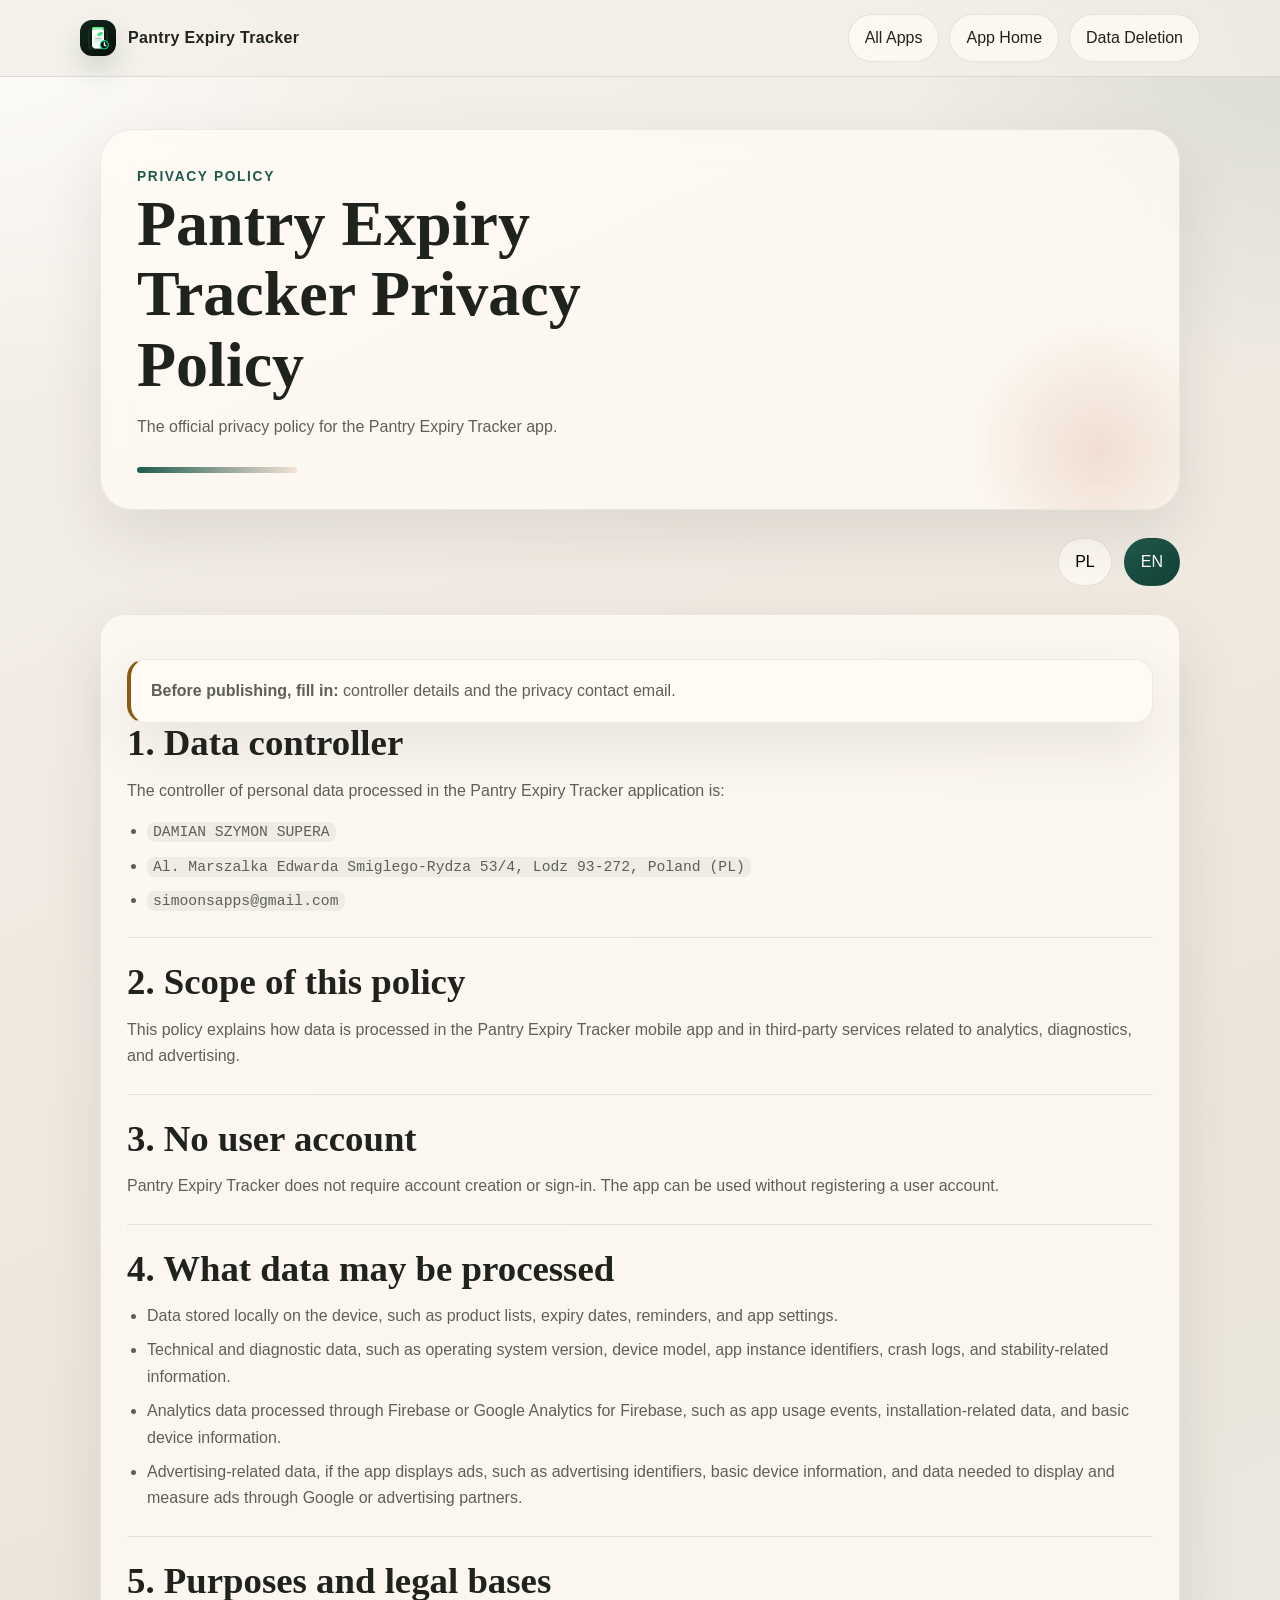
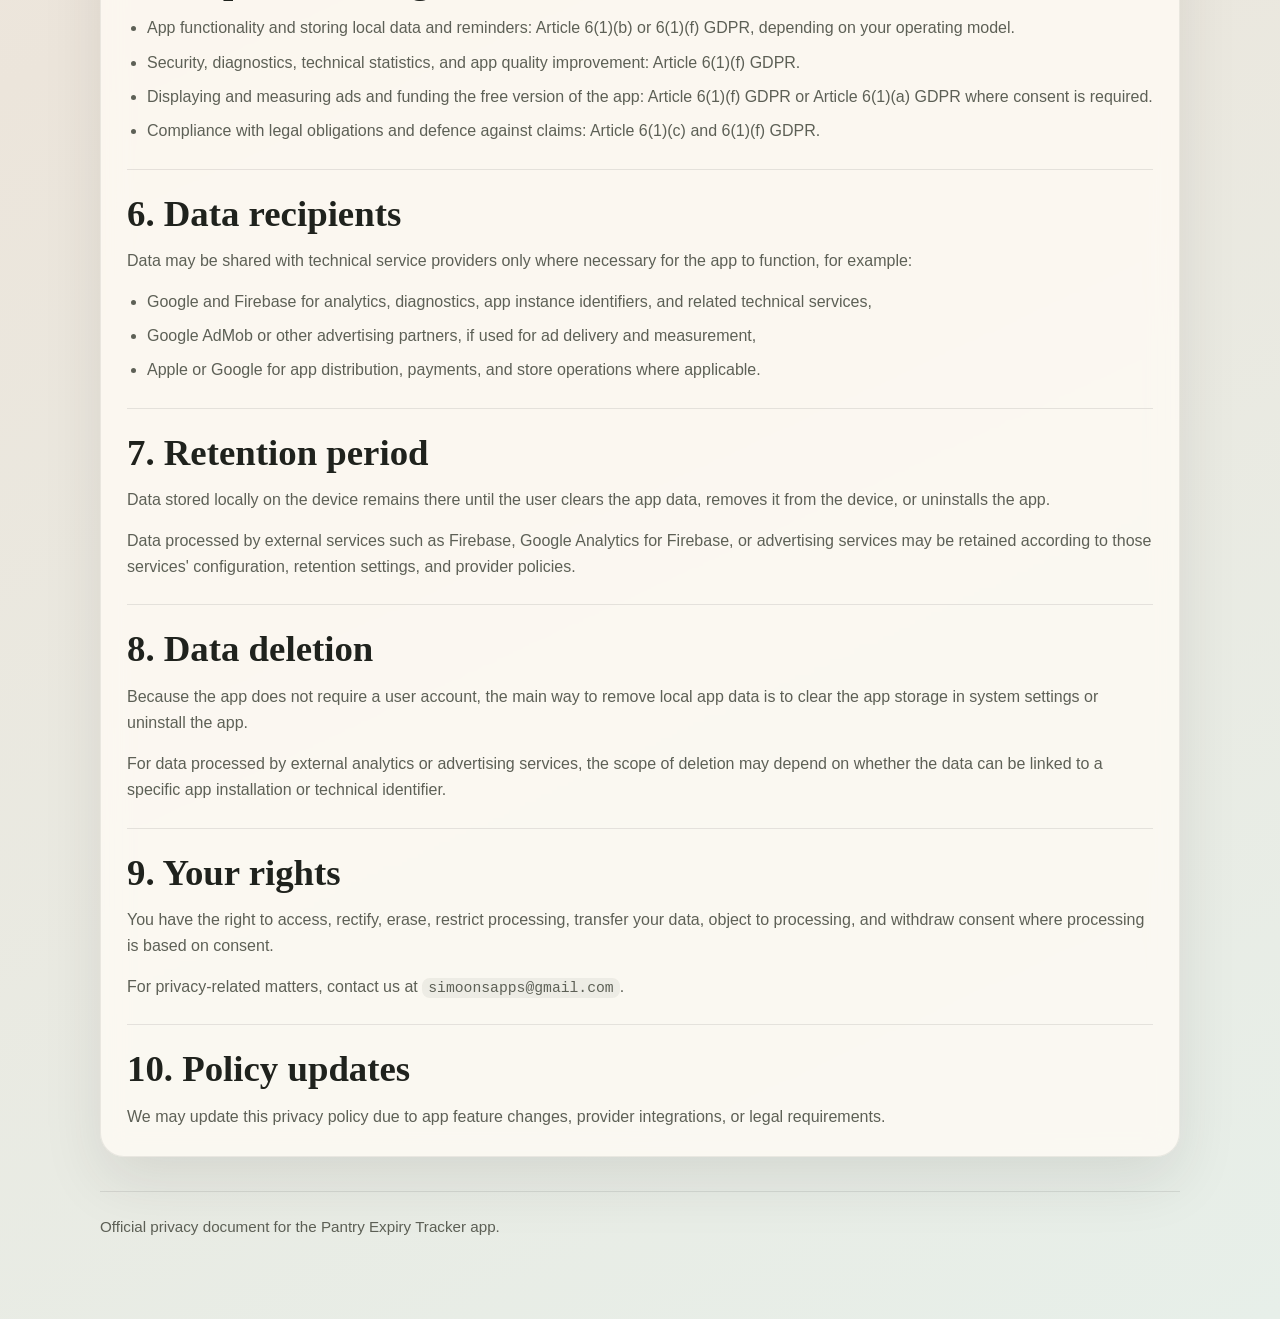
<file: pantry-expiry-tracker/privacy.html>
<!DOCTYPE html>
<html lang="pl">
<head>
    <meta charset="utf-8">
    <meta name="viewport" content="width=device-width, initial-scale=1">
    <title>Pantry Expiry Tracker Privacy Policy</title>
    <meta name="description" content="Official privacy policy for the Pantry Expiry Tracker app.">
    <link rel="icon" type="image/png" href="../assets/apps/pantry-expiry-tracker.png">
    <link rel="stylesheet" href="../styles.css">
</head>
<body data-app-page="pantry-expiry-tracker">
<header class="site-header">
    <div class="site-header-inner">
        <a class="brand" href="./index.html">
            <span class="brand-mark">
                <img src="../assets/apps/pantry-expiry-tracker.png" alt="Pantry Expiry Tracker icon">
            </span>
            <span>Pantry Expiry Tracker</span>
        </a>
        <nav class="nav-links">
            <a href="../index.html">All Apps</a>
            <a href="./index.html">App Home</a>
            <a href="./delete-account.html">Data Deletion</a>
        </nav>
    </div>
</header>

<main class="shell">
    <section class="hero">
        <div class="eyebrow">Privacy Policy</div>
        <div data-lang-section="pl">
            <h1>Polityka prywatnosci Pantry Expiry Tracker</h1>
            <p>Oficjalna polityka prywatnosci dla aplikacji Pantry Expiry Tracker.</p>
        </div>
        <div data-lang-section="en">
            <h1>Pantry Expiry Tracker Privacy Policy</h1>
            <p>The official privacy policy for the Pantry Expiry Tracker app.</p>
        </div>
    </section>

    <section class="section">
        <div class="lang-switch" aria-label="Language switch">
            <button type="button" data-lang-button="pl">PL</button>
            <button type="button" data-lang-button="en">EN</button>
        </div>
    </section>

    <section class="section panel" data-lang-section="pl">
        <div class="callout callout-warning">
            <p><strong>Przed publikacja uzupelnij:</strong> dane administratora i adres e-mail do spraw prywatnosci.</p>
        </div>

        <section class="doc-section">
            <h2>1. Administrator danych</h2>
            <p>Administratorem danych osobowych przetwarzanych w aplikacji Pantry Expiry Tracker jest:</p>
            <ul class="inline-list">
                <li><code>DAMIAN SZYMON SUPERA</code></li>
                <li><code>Al. Marszalka Edwarda Smiglego-Rydza 53/4, Lodz 93-272, Polska (PL)</code></li>
                <li><code>simoonsapps@gmail.com</code></li>
            </ul>
        </section>

        <section class="doc-section">
            <h2>2. Zakres polityki</h2>
            <p>Polityka opisuje zasady przetwarzania danych w aplikacji mobilnej Pantry Expiry Tracker oraz w uslugach zewnetrznych zwiazanych z analityka, diagnostyka i reklamami.</p>
        </section>

        <section class="doc-section">
            <h2>3. Brak konta uzytkownika</h2>
            <p>Pantry Expiry Tracker nie wymaga tworzenia konta uzytkownika ani logowania. Aplikacja moze byc uzywana bez rejestracji.</p>
        </section>

        <section class="doc-section">
            <h2>4. Jakie dane moga byc przetwarzane</h2>
            <ul class="checklist">
                <li>Dane zapisane lokalnie na urzadzeniu, np. lista produktow, daty waznosci, przypomnienia i ustawienia aplikacji.</li>
                <li>Dane techniczne i diagnostyczne, np. wersja systemu, model urzadzenia, identyfikatory instancji aplikacji, logi bledow i informacje potrzebne do utrzymania stabilnosci aplikacji.</li>
                <li>Dane analityczne przetwarzane przez Firebase lub Google Analytics for Firebase, np. informacje o korzystaniu z aplikacji, zdarzenia w aplikacji oraz podstawowe dane o urzadzeniu i instalacji.</li>
                <li>Dane zwiazane z reklamami, jezeli aplikacja wyswietla reklamy, np. identyfikatory reklamowe, podstawowe informacje o urzadzeniu oraz dane potrzebne do wyswietlania i pomiaru reklam przez Google lub partnerow reklamowych.</li>
            </ul>
        </section>

        <section class="doc-section">
            <h2>5. Cele i podstawy prawne</h2>
            <ul class="checklist">
                <li>Dzialanie aplikacji oraz zapisywanie lokalnych danych i przypomnien: art. 6 ust. 1 lit. b lub lit. f RODO, zaleznie od przyjetego modelu korzystania.</li>
                <li>Zapewnienie bezpieczenstwa, diagnostyki, statystyk technicznych i poprawy jakosci aplikacji: art. 6 ust. 1 lit. f RODO.</li>
                <li>Wyswietlanie i pomiar reklam oraz finansowanie bezplatnej wersji aplikacji: art. 6 ust. 1 lit. f RODO albo art. 6 ust. 1 lit. a RODO tam, gdzie wymagana jest zgoda.</li>
                <li>Wykonanie obowiazkow prawnych i obrona przed roszczeniami: art. 6 ust. 1 lit. c i lit. f RODO.</li>
            </ul>
        </section>

        <section class="doc-section">
            <h2>6. Odbiorcy danych</h2>
            <p>Dane moga byc ujawniane dostawcom uslug technicznych tylko w zakresie niezbednym do dzialania aplikacji, np.:</p>
            <ul class="inline-list">
                <li>Google i Firebase w zakresie analityki, diagnostyki, identyfikatorow instancji aplikacji i powiazanych uslug technicznych,</li>
                <li>Google AdMob lub innym partnerom reklamowym, jezeli sa wykorzystywani do wyswietlania i pomiaru reklam,</li>
                <li>Apple lub Google w zakresie dystrybucji aplikacji, platnosci i obslugi sklepu, jezeli ma to zastosowanie.</li>
            </ul>
        </section>

        <section class="doc-section">
            <h2>7. Okres przechowywania</h2>
            <p>Dane zapisane lokalnie na urzadzeniu sa przechowywane do momentu ich usuniecia przez uzytkownika, wyczyszczenia danych aplikacji albo odinstalowania aplikacji.</p>
            <p>Dane przetwarzane przez zewnetrzne uslugi, takie jak Firebase, Google Analytics for Firebase lub uslugi reklamowe, moga byc przechowywane zgodnie z ustawieniami tych uslug, ich politykami retencji oraz konfiguracja wdrozona przez administratora aplikacji.</p>
        </section>

        <section class="doc-section">
            <h2>8. Usuwanie danych</h2>
            <p>Poniewaz aplikacja nie wymaga konta uzytkownika, podstawowym sposobem usuniecia danych lokalnych jest wyczyszczenie danych aplikacji w ustawieniach systemu albo odinstalowanie aplikacji.</p>
            <p>W przypadku danych przetwarzanych przez zewnetrzne uslugi analityczne lub reklamowe zakres mozliwego usuniecia zalezy od tego, czy da sie powiazac dane z konkretna instalacja aplikacji lub identyfikatorem technicznym.</p>
        </section>

        <section class="doc-section">
            <h2>9. Twoje prawa</h2>
            <p>Przysluguje Ci prawo dostepu do danych, ich sprostowania, usuniecia, ograniczenia przetwarzania, przenoszenia danych, wniesienia sprzeciwu oraz cofniecia zgody, jezeli przetwarzanie odbywa sie na jej podstawie.</p>
            <p>W sprawach dotyczacych prywatnosci skontaktuj sie z nami: <code>simoonsapps@gmail.com</code>.</p>
        </section>

        <section class="doc-section">
            <h2>10. Zmiany polityki</h2>
            <p>Mozemy aktualizowac niniejsza polityke prywatnosci wraz ze zmianami funkcji aplikacji, integracji z dostawcami lub wymagan prawnych.</p>
        </section>
    </section>

    <section class="section panel" data-lang-section="en">
        <div class="callout callout-warning">
            <p><strong>Before publishing, fill in:</strong> controller details and the privacy contact email.</p>
        </div>

        <section class="doc-section">
            <h2>1. Data controller</h2>
            <p>The controller of personal data processed in the Pantry Expiry Tracker application is:</p>
            <ul class="inline-list">
                <li><code>DAMIAN SZYMON SUPERA</code></li>
                <li><code>Al. Marszalka Edwarda Smiglego-Rydza 53/4, Lodz 93-272, Poland (PL)</code></li>
                <li><code>simoonsapps@gmail.com</code></li>
            </ul>
        </section>

        <section class="doc-section">
            <h2>2. Scope of this policy</h2>
            <p>This policy explains how data is processed in the Pantry Expiry Tracker mobile app and in third-party services related to analytics, diagnostics, and advertising.</p>
        </section>

        <section class="doc-section">
            <h2>3. No user account</h2>
            <p>Pantry Expiry Tracker does not require account creation or sign-in. The app can be used without registering a user account.</p>
        </section>

        <section class="doc-section">
            <h2>4. What data may be processed</h2>
            <ul class="checklist">
                <li>Data stored locally on the device, such as product lists, expiry dates, reminders, and app settings.</li>
                <li>Technical and diagnostic data, such as operating system version, device model, app instance identifiers, crash logs, and stability-related information.</li>
                <li>Analytics data processed through Firebase or Google Analytics for Firebase, such as app usage events, installation-related data, and basic device information.</li>
                <li>Advertising-related data, if the app displays ads, such as advertising identifiers, basic device information, and data needed to display and measure ads through Google or advertising partners.</li>
            </ul>
        </section>

        <section class="doc-section">
            <h2>5. Purposes and legal bases</h2>
            <ul class="checklist">
                <li>App functionality and storing local data and reminders: Article 6(1)(b) or 6(1)(f) GDPR, depending on your operating model.</li>
                <li>Security, diagnostics, technical statistics, and app quality improvement: Article 6(1)(f) GDPR.</li>
                <li>Displaying and measuring ads and funding the free version of the app: Article 6(1)(f) GDPR or Article 6(1)(a) GDPR where consent is required.</li>
                <li>Compliance with legal obligations and defence against claims: Article 6(1)(c) and 6(1)(f) GDPR.</li>
            </ul>
        </section>

        <section class="doc-section">
            <h2>6. Data recipients</h2>
            <p>Data may be shared with technical service providers only where necessary for the app to function, for example:</p>
            <ul class="inline-list">
                <li>Google and Firebase for analytics, diagnostics, app instance identifiers, and related technical services,</li>
                <li>Google AdMob or other advertising partners, if used for ad delivery and measurement,</li>
                <li>Apple or Google for app distribution, payments, and store operations where applicable.</li>
            </ul>
        </section>

        <section class="doc-section">
            <h2>7. Retention period</h2>
            <p>Data stored locally on the device remains there until the user clears the app data, removes it from the device, or uninstalls the app.</p>
            <p>Data processed by external services such as Firebase, Google Analytics for Firebase, or advertising services may be retained according to those services' configuration, retention settings, and provider policies.</p>
        </section>

        <section class="doc-section">
            <h2>8. Data deletion</h2>
            <p>Because the app does not require a user account, the main way to remove local app data is to clear the app storage in system settings or uninstall the app.</p>
            <p>For data processed by external analytics or advertising services, the scope of deletion may depend on whether the data can be linked to a specific app installation or technical identifier.</p>
        </section>

        <section class="doc-section">
            <h2>9. Your rights</h2>
            <p>You have the right to access, rectify, erase, restrict processing, transfer your data, object to processing, and withdraw consent where processing is based on consent.</p>
            <p>For privacy-related matters, contact us at <code>simoonsapps@gmail.com</code>.</p>
        </section>

        <section class="doc-section">
            <h2>10. Policy updates</h2>
            <p>We may update this privacy policy due to app feature changes, provider integrations, or legal requirements.</p>
        </section>
    </section>

    <footer class="footer">
        <div data-lang-section="pl">
            <p>Oficjalny dokument prywatnosci dla aplikacji Pantry Expiry Tracker.</p>
        </div>
        <div data-lang-section="en">
            <p>Official privacy document for the Pantry Expiry Tracker app.</p>
        </div>
    </footer>
</main>

<script src="../apps-config.js"></script>
<script src="../site.js"></script>
</body>
</html>
</file>
<file: styles.css>
:root {
    --bg: #f3efe7;
    --bg-deep: #e6ddd0;
    --surface: rgba(255, 251, 245, 0.78);
    --surface-strong: #fffaf4;
    --surface-tint: rgba(24, 58, 48, 0.08);
    --text: #1f221d;
    --muted: #5d6056;
    --line: rgba(31, 34, 29, 0.1);
    --accent: #1e5b4d;
    --accent-strong: #143f35;
    --accent-soft: rgba(30, 91, 77, 0.12);
    --warm: #b85c33;
    --warm-soft: rgba(184, 92, 51, 0.12);
    --ok: #2b6b4f;
    --warn: #8c5a11;
    --shadow: 0 24px 60px rgba(45, 42, 36, 0.1);
    --radius-xl: 32px;
    --radius-lg: 24px;
    --radius-md: 18px;
    --radius-sm: 12px;
    --content: 1120px;
}

* {
    box-sizing: border-box;
}

[hidden] {
    display: none !important;
}

html {
    scroll-behavior: smooth;
}

body {
    margin: 0;
    min-height: 100vh;
    color: var(--text);
    background:
        radial-gradient(circle at top left, rgba(255, 255, 255, 0.82), transparent 26rem),
        radial-gradient(circle at 100% 0, rgba(30, 91, 77, 0.12), transparent 24rem),
        linear-gradient(155deg, #f5f1ea 0%, #ece5db 48%, #e7efe9 100%);
    font-family: "Aptos", "Segoe UI Variable", "Segoe UI", sans-serif;
    line-height: 1.65;
}

a {
    color: inherit;
}

.shell {
    max-width: var(--content);
    margin: 0 auto;
    padding: 24px 20px 56px;
}

.site-header {
    position: sticky;
    top: 0;
    z-index: 10;
    backdrop-filter: blur(16px);
    background: rgba(243, 239, 231, 0.74);
    border-bottom: 1px solid var(--line);
}

.site-header-inner {
    max-width: calc(var(--content) + 40px);
    margin: 0 auto;
    padding: 14px 20px;
    display: flex;
    align-items: center;
    justify-content: space-between;
    gap: 16px;
}

.brand {
    display: inline-flex;
    align-items: center;
    gap: 12px;
    text-decoration: none;
    font-weight: 700;
    letter-spacing: 0.02em;
}

.brand-mark {
    width: 36px;
    height: 36px;
    display: grid;
    place-items: center;
    border-radius: 12px;
    background: linear-gradient(145deg, var(--accent), var(--warm));
    color: #fffaf4;
    box-shadow: 0 14px 28px rgba(30, 91, 77, 0.2);
    overflow: hidden;
}

.brand-mark img {
    width: 100%;
    height: 100%;
    object-fit: contain;
    border-radius: inherit;
    display: block;
}

.brand-logo-company {
    background: none;
    box-shadow: 0 12px 24px rgba(17, 31, 48, 0.2);
}

.nav-links {
    display: flex;
    flex-wrap: wrap;
    gap: 10px;
}

.nav-links a,
.lang-switch button,
.button,
.link-tile {
    border: 1px solid var(--line);
    border-radius: 999px;
    background: rgba(255, 250, 244, 0.8);
    padding: 10px 16px;
    text-decoration: none;
    font: inherit;
    cursor: pointer;
    transition: transform 140ms ease, background 140ms ease, border-color 140ms ease, box-shadow 140ms ease;
}

.nav-links a:hover,
.lang-switch button:hover,
.button:hover,
.link-tile:hover {
    transform: translateY(-1px);
    background: #fffdf8;
    border-color: rgba(20, 63, 53, 0.22);
    box-shadow: 0 10px 24px rgba(31, 34, 29, 0.06);
}

.button {
    display: inline-flex;
    align-items: center;
    justify-content: center;
    gap: 8px;
}

.button-primary {
    background: linear-gradient(145deg, var(--accent), var(--accent-strong));
    color: #fffaf5;
    border-color: transparent;
}

.hero,
.panel,
.callout,
.doc-card,
.hero-side {
    border: 1px solid rgba(31, 34, 29, 0.08);
    background: var(--surface);
    box-shadow: var(--shadow);
    backdrop-filter: blur(14px);
}

.hero {
    position: relative;
    margin-top: 28px;
    padding: 36px;
    border-radius: var(--radius-xl);
    overflow: hidden;
}

.hero::before {
    content: "";
    position: absolute;
    inset: auto -60px -80px auto;
    width: 280px;
    height: 280px;
    border-radius: 999px;
    background: radial-gradient(circle, rgba(184, 92, 51, 0.16), transparent 68%);
    pointer-events: none;
}

.hero::after {
    content: "";
    display: block;
    margin-top: 26px;
    width: 160px;
    height: 6px;
    border-radius: 999px;
    background: linear-gradient(90deg, var(--accent), rgba(184, 92, 51, 0.14));
}

.hero-layout {
    position: relative;
    z-index: 1;
    display: grid;
    grid-template-columns: minmax(0, 1.4fr) minmax(260px, 330px);
    gap: 22px;
    align-items: end;
}

.hero-copy {
    max-width: 62ch;
}

.hero-copy p {
    font-size: 1.04rem;
}

.hero-side {
    padding: 22px;
    border-radius: var(--radius-lg);
    background:
        linear-gradient(180deg, rgba(255, 255, 255, 0.38), rgba(255, 255, 255, 0.12)),
        var(--surface);
}

.eyebrow {
    color: var(--accent);
    font-size: 0.86rem;
    font-weight: 700;
    letter-spacing: 0.12em;
    text-transform: uppercase;
}

h1,
h2,
h3 {
    font-family: "Georgia", "Iowan Old Style", "Palatino Linotype", serif;
    line-height: 1.1;
    margin: 0 0 14px;
}

h1 {
    font-size: clamp(2.3rem, 5vw, 4.2rem);
    max-width: 14ch;
}

h2 {
    font-size: clamp(1.55rem, 3vw, 2.3rem);
}

h3 {
    font-size: 1.14rem;
}

p {
    margin: 0 0 14px;
    color: var(--muted);
}

.hero-actions,
.lang-switch,
.card-actions {
    display: flex;
    flex-wrap: wrap;
    gap: 12px;
}

.hero-actions {
    margin-top: 22px;
}

.card-actions {
    margin-top: auto;
}

.section {
    margin-top: 28px;
}

.section-heading {
    display: flex;
    flex-wrap: wrap;
    align-items: end;
    justify-content: space-between;
    gap: 12px;
    margin-bottom: 16px;
}

.card-grid {
    display: grid;
    grid-template-columns: repeat(auto-fit, minmax(240px, 1fr));
    gap: 16px;
}

.doc-card {
    display: flex;
    flex-direction: column;
    gap: 14px;
    padding: 24px;
    border-radius: var(--radius-lg);
}

.app-card-top {
    display: flex;
    align-items: center;
    gap: 14px;
}

.app-icon {
    width: 44px;
    height: 44px;
    border-radius: 14px;
    object-fit: contain;
    box-shadow: 0 10px 20px rgba(17, 31, 48, 0.14);
    background: rgba(255, 255, 255, 0.7);
    flex: 0 0 auto;
}

.doc-card p:last-child,
.panel p:last-child,
.callout p:last-child,
.hero-side p:last-child {
    margin-bottom: 0;
}

.doc-card a {
    text-decoration: none;
}

.panel {
    padding: 26px;
    border-radius: var(--radius-lg);
}

.panel-grid {
    display: grid;
    grid-template-columns: minmax(0, 1.2fr) minmax(260px, 0.8fr);
    gap: 22px;
    align-items: start;
}

.callout {
    margin-top: 18px;
    padding: 18px 20px;
    border-radius: var(--radius-md);
    background: var(--surface-strong);
}

.panel-grid .callout {
    margin-top: 0;
}

.callout-warning {
    border-left: 4px solid var(--warn);
}

.callout-success {
    border-left: 4px solid var(--ok);
}

.doc-section {
    padding: 24px 0;
    border-bottom: 1px solid var(--line);
}

.doc-section:first-of-type {
    padding-top: 0;
}

.doc-section:last-child {
    border-bottom: 0;
    padding-bottom: 0;
}

.checklist,
.inline-list {
    margin: 0;
    padding-left: 20px;
    color: var(--muted);
}

.inline-list li + li,
.checklist li + li {
    margin-top: 8px;
}

.meta {
    display: inline-flex;
    align-items: center;
    gap: 8px;
    width: fit-content;
    border-radius: 999px;
    background: var(--accent-soft);
    color: var(--accent-strong);
    padding: 8px 12px;
    font-size: 0.92rem;
    font-weight: 700;
}

.lang-switch {
    justify-content: flex-end;
}

.lang-switch button.active {
    background: linear-gradient(145deg, var(--accent), var(--accent-strong));
    color: #fffaf5;
    border-color: transparent;
}

.link-stack {
    display: grid;
    gap: 10px;
    margin-top: 16px;
}

.link-tile {
    display: flex;
    align-items: center;
    gap: 12px;
    border-radius: 18px;
    padding: 14px 16px;
    background: rgba(255, 250, 244, 0.68);
}

.link-tile img {
    width: 34px;
    height: 34px;
    border-radius: 11px;
    object-fit: contain;
    flex: 0 0 auto;
    box-shadow: 0 8px 18px rgba(17, 31, 48, 0.12);
}

.link-tile strong,
.link-tile span {
    display: block;
}

.link-tile-copy {
    min-width: 0;
}

.link-tile strong {
    margin-bottom: 2px;
    font-size: 0.98rem;
}

.link-tile span {
    color: var(--muted);
    font-size: 0.94rem;
}

.note-list {
    display: grid;
    gap: 12px;
}

.note-item {
    padding: 16px 18px;
    border-radius: var(--radius-md);
    background: var(--surface-strong);
    border: 1px solid rgba(31, 34, 29, 0.08);
}

.note-item strong,
.note-item span {
    display: block;
}

.note-item span {
    color: var(--muted);
}

[data-lang-section] {
    display: none;
}

[data-lang-section].active {
    display: block;
}

.footer {
    margin-top: 34px;
    padding: 22px 0 10px;
    border-top: 1px solid var(--line);
    color: var(--muted);
    font-size: 0.95rem;
}

code {
    padding: 2px 6px;
    border-radius: 8px;
    background: rgba(31, 34, 29, 0.06);
    font-family: "Cascadia Code", "Consolas", monospace;
    font-size: 0.92em;
}

@media (max-width: 900px) {
    .hero-layout,
    .panel-grid {
        grid-template-columns: 1fr;
    }

    h1 {
        max-width: none;
    }
}

@media (max-width: 760px) {
    .site-header-inner {
        flex-direction: column;
        align-items: flex-start;
    }

    .nav-links,
    .hero-actions,
    .lang-switch,
    .card-actions {
        width: 100%;
    }

    .nav-links a,
    .lang-switch button,
    .button {
        text-align: center;
        justify-content: center;
    }

    .hero,
    .panel,
    .doc-card,
    .hero-side {
        padding: 22px;
    }
}
</file>
